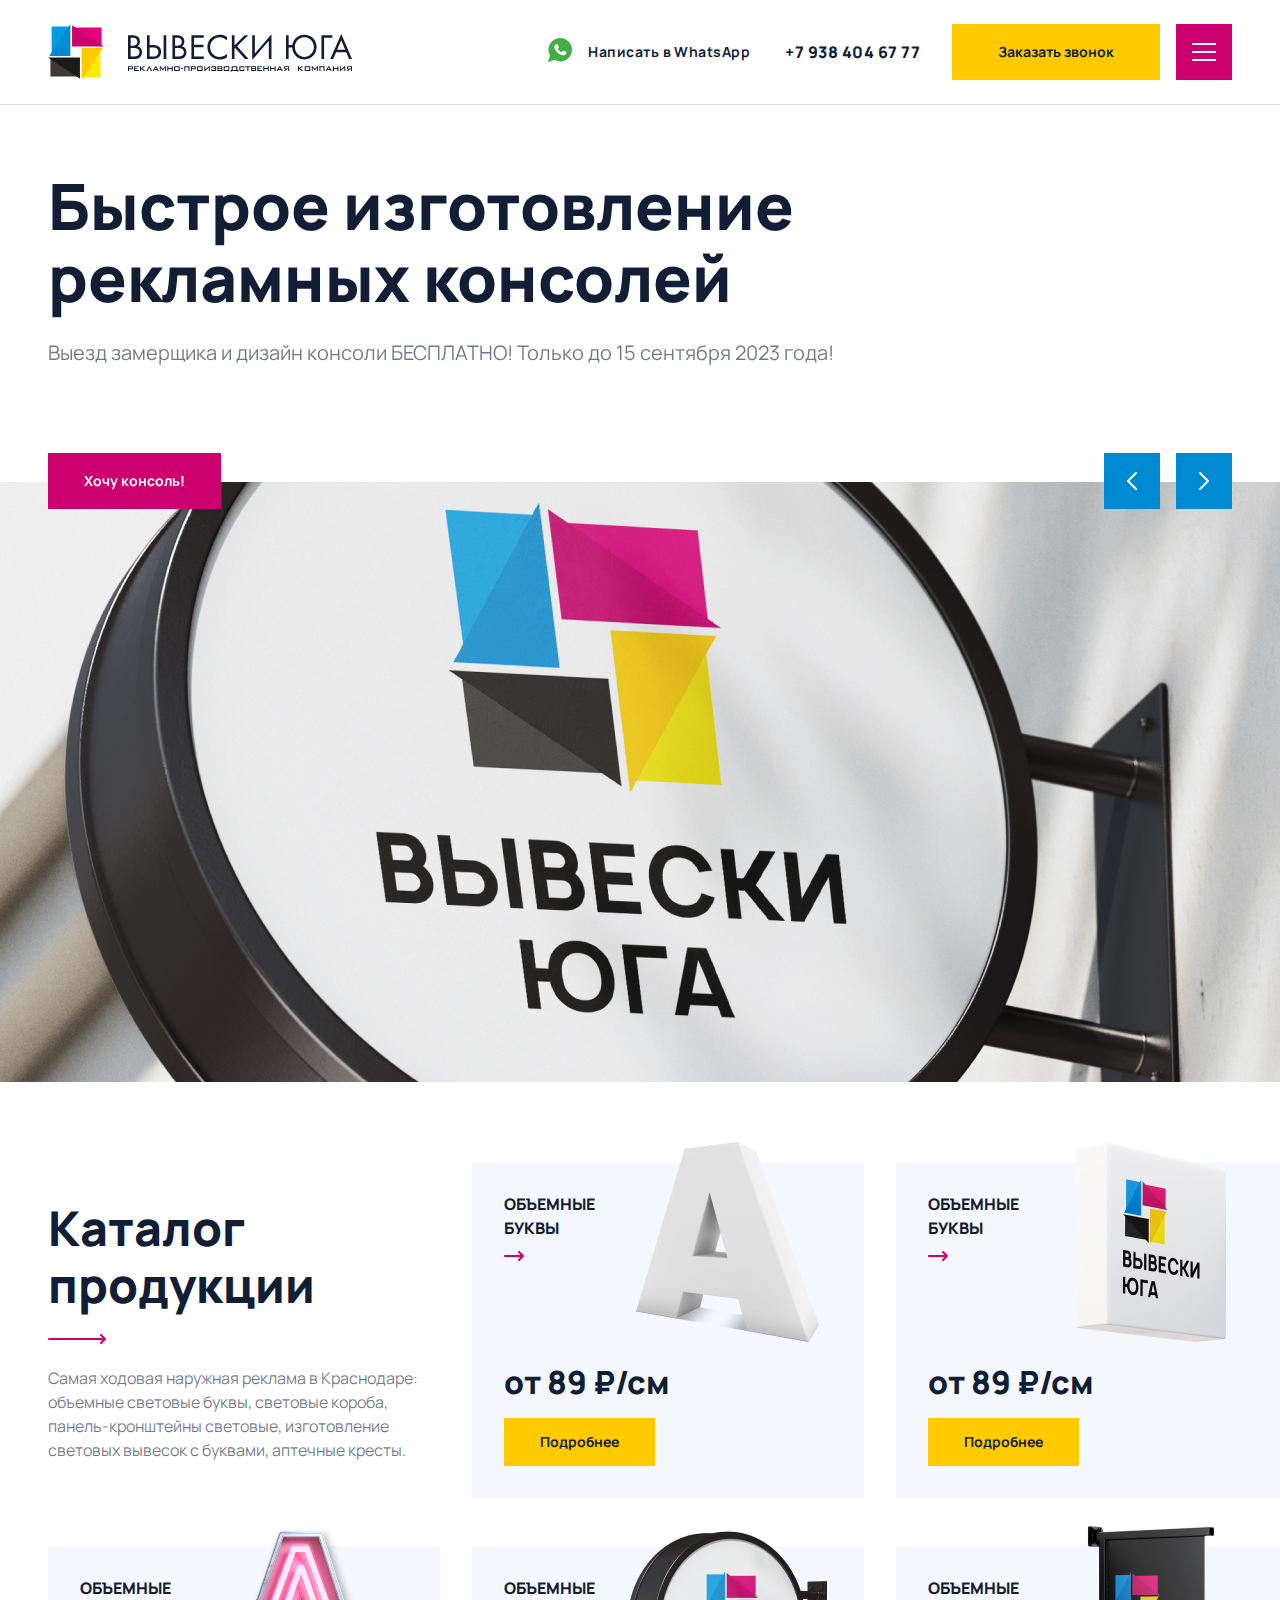
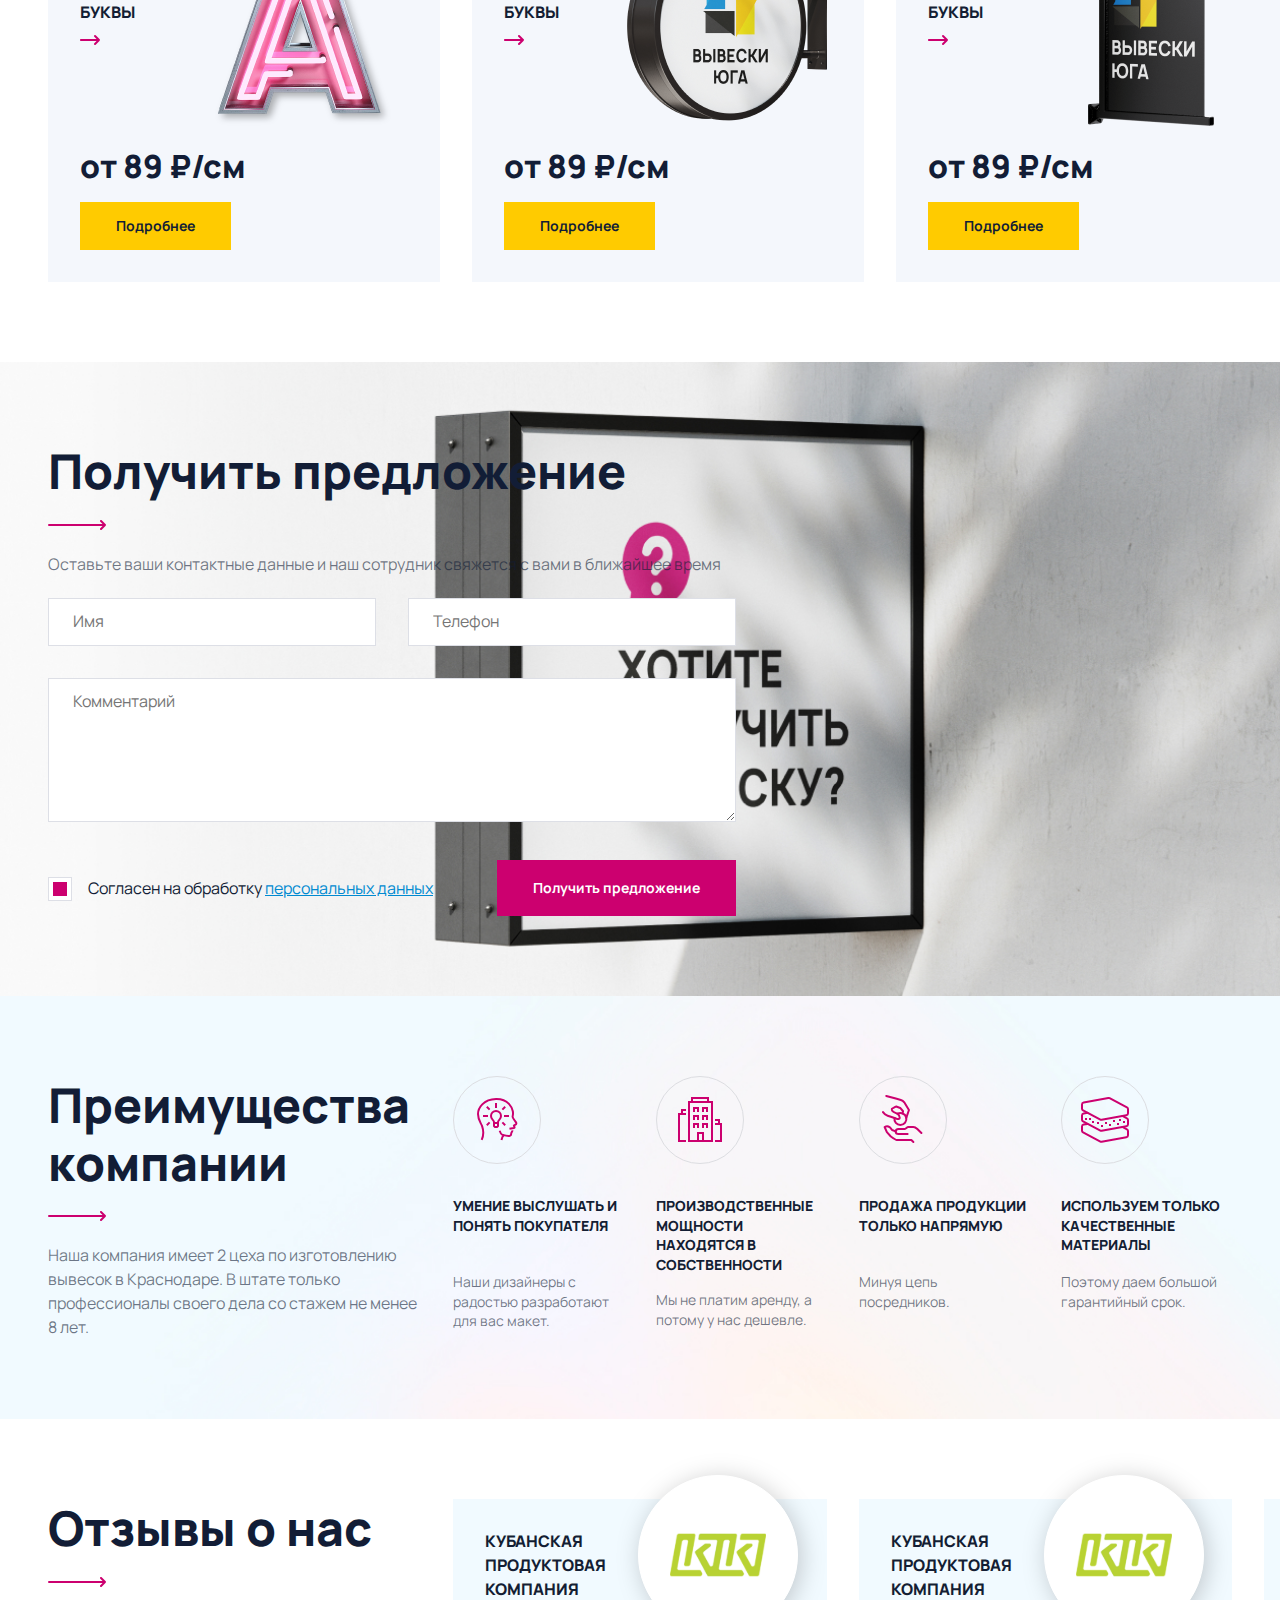
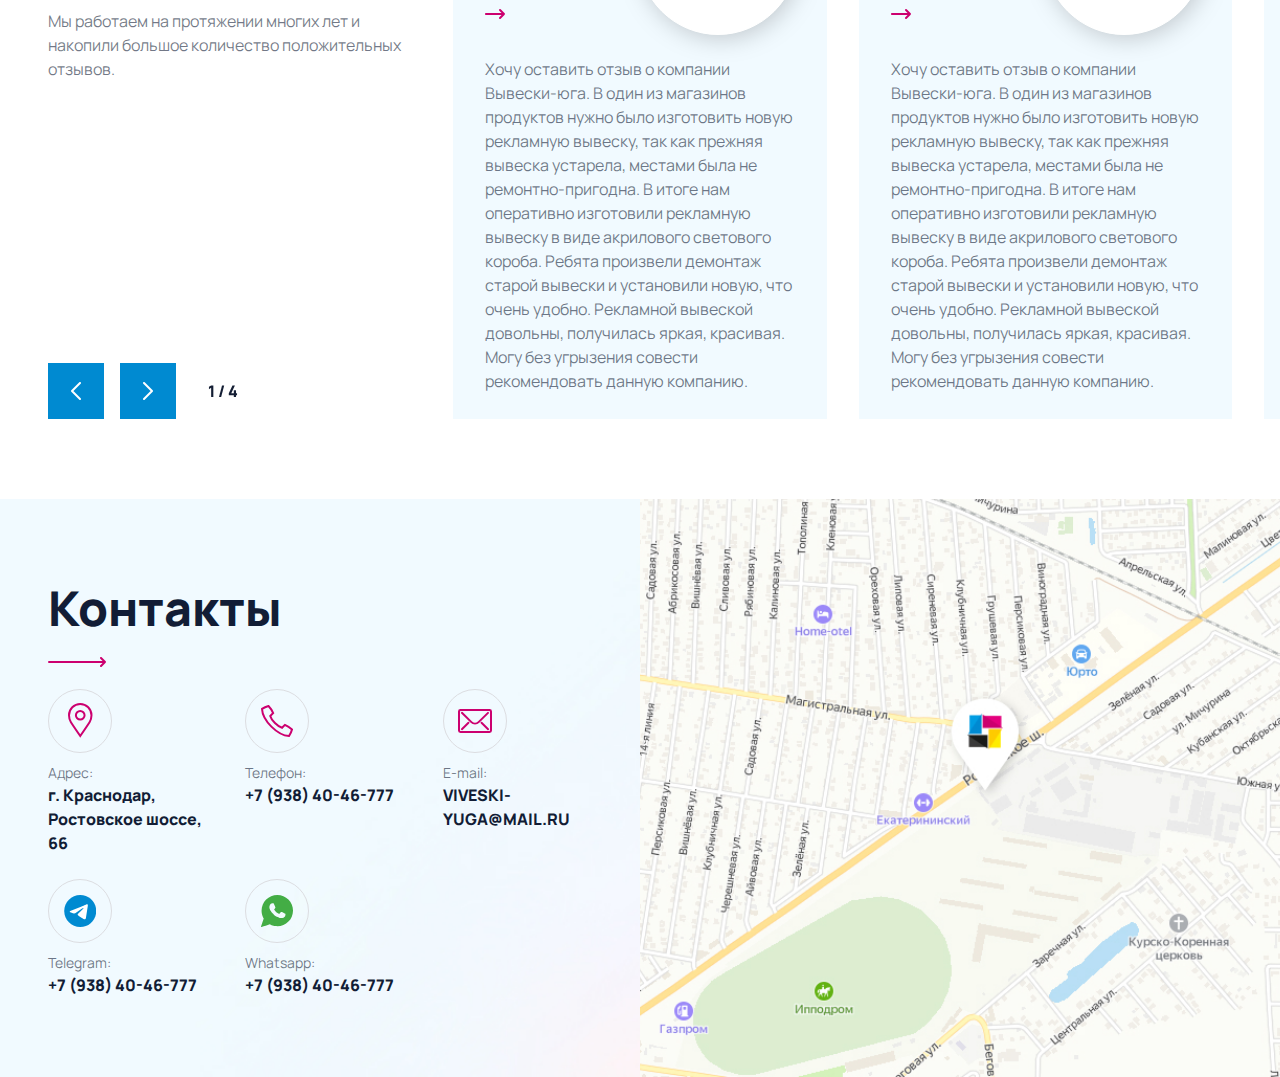
<file: index.html>
<!DOCTYPE html>
<html lang="ru">

<head>
  <meta charset="UTF-8">
  <meta name="viewport" content="width=device-width, initial-scale=1.0">
  <title>Главная</title>
  <meta name="description" content="Описание главной страницы для поисковиков">

  <link rel="shortcut icon" href="/favicon.ico" type="image/x-icon">
  <link rel="icon" href="./favicon.ico" type="image/x-icon">

  <link rel="preconnect" href="https://fonts.googleapis.com">
  <link rel="preconnect" href="https://fonts.gstatic.com" crossorigin>
  <link href="https://fonts.googleapis.com/css2?family=Manrope:wght@400;600;700;800&display=swap" rel="stylesheet">

  <link rel="stylesheet" href="./libs/normalize.css?v=22">
  <link rel="stylesheet" href="./libs/swiper-bundle.min.css?v=22">
  <link rel="stylesheet" href="./css/main.css?v=22">
</head>

<body>

  <header class="header">
    <div class="header__top">
      <div class="wrapper">
        <div class="header__flex">

          <div class="header__logotype">
            <a href="./index.html">
              <img src="img/logotype/logo.svg" alt="">
            </a>
          </div>

          <div class="header__top-contacts top-contacts">
            <a href="https://wa.me/79384046777" class="top-contacts__link top-contacts__link--whatsapp">
              <span class="top-contacts__icon">
                <svg xmlns="http://www.w3.org/2000/svg" viewBox="0 0 40 40" fill="none">
                  <path fill="#43AD45"
                    d="M38.456 11.916a19.646 19.646 0 0 0-4.213-6.198 19.752 19.752 0 0 0-6.247-4.185A19.694 19.694 0 0 0 20.356 0c-2.709 0-5.291.547-7.64 1.533A19.751 19.751 0 0 0 6.47 5.718a19.535 19.535 0 0 0-4.213 6.198A19.273 19.273 0 0 0 .71 19.498a19.312 19.312 0 0 0 .687 5.118 19.126 19.126 0 0 0 2.007 4.744l-.842 2.489-.845 2.487-.842 2.488-.845 2.49a.492.492 0 0 0-.016.282.476.476 0 0 0 .136.249.454.454 0 0 0 .08.066c.03.02.06.038.092.049a.512.512 0 0 0 .2.04c.013 0 .026 0 .04-.002a.237.237 0 0 0 .04-.005l.04-.006c.013-.005.026-.007.04-.011l2.593-.825 2.593-.824 2.596-.825 2.593-.824a19.775 19.775 0 0 0 6.876 2.169c.802.097 1.613.146 2.424.146a19.653 19.653 0 0 0 13.887-5.715 19.584 19.584 0 0 0 4.213-6.198 19.296 19.296 0 0 0 1.545-7.582c0-2.687-.552-5.25-1.545-7.582Zm-7.873 12.77c-.022.238-.06.5-.122.765-.058.267-.14.54-.234.805-.122.34-.346.664-.63.96a5.382 5.382 0 0 1-.988.793 6.56 6.56 0 0 1-1.08.555c-.346.138-.664.225-.906.245l-.036.002-.035.005-.038.004-.038.002c-.055.007-.113.011-.173.018-.06.004-.127.011-.191.016a5.684 5.684 0 0 1-.436.015 6.18 6.18 0 0 1-.695-.04 8.858 8.858 0 0 1-.994-.167 15.496 15.496 0 0 1-1.38-.38 27.576 27.576 0 0 1-1.853-.673 13.752 13.752 0 0 1-2.185-1.122 17.174 17.174 0 0 1-2.12-1.585 21.207 21.207 0 0 1-2.004-1.995 24.743 24.743 0 0 1-1.838-2.371c-.01-.014-.02-.03-.029-.038l-.022-.036c-.009-.01-.013-.02-.018-.026a12.018 12.018 0 0 1-.587-.845 11.107 11.107 0 0 1-.664-1.202 8.78 8.78 0 0 1-.55-1.469 6.212 6.212 0 0 1-.232-1.626c0-.618.076-1.17.196-1.656.12-.487.29-.907.482-1.264a4.34 4.34 0 0 1 .618-.885c.208-.231.415-.404.588-.513a2.81 2.81 0 0 1 .618-.271 9.509 9.509 0 0 1 1.405-.309 4.687 4.687 0 0 1 .524-.051c.029 0 .045-.003.053-.003h.049c.145 0 .278.023.405.065.124.047.24.113.349.204a1.7 1.7 0 0 1 .3.343c.093.137.177.304.255.49.034.078.136.325.27.647.135.325.301.731.468 1.131l.458 1.096c.129.304.218.516.235.549.02.042.054.104.085.184a1.4 1.4 0 0 1 .089.665c-.018.135-.058.28-.134.433l-.017.031-.016.034-.016.033-.017.031c-.031.064-.06.127-.091.184a2.118 2.118 0 0 1-.103.183 2.571 2.571 0 0 1-.12.186 2.946 2.946 0 0 1-.157.2l-.058.067c-.022.024-.042.049-.062.073l-.058.07-.06.07c-.042.05-.082.1-.125.15l-.126.148c-.043.049-.083.096-.125.14a5.112 5.112 0 0 1-.122.127c-.013.013-.029.03-.047.046a28.717 28.717 0 0 1-.1.114.13.13 0 0 0-.022.042v.007l.005.022a.113.113 0 0 0 .015.035.385.385 0 0 0 .027.052c.082.14.29.444.606.85.318.407.743.907 1.256 1.436.513.527 1.116 1.08 1.782 1.587a10.7 10.7 0 0 0 2.331 1.367c.063.026.136.053.2.082.067.026.131.049.178.069.047.017.082.03.087.03a.06.06 0 0 0 .026-.008c.01-.005.018-.013.032-.022a.393.393 0 0 1 .03-.03l.027-.03c.07-.078.176-.2.3-.347.127-.144.274-.318.418-.493.147-.174.293-.354.42-.516.127-.162.236-.309.309-.415a1.51 1.51 0 0 1 .209-.254 1.109 1.109 0 0 1 .491-.293 1.07 1.07 0 0 1 .462-.025c.056.01.116.02.171.036.056.013.111.031.167.047l.16.053c.131.047.411.171.758.333a158.864 158.864 0 0 1 2.244 1.078l.51.247a9.7 9.7 0 0 1 .27.135c.082.045.162.087.234.136a.992.992 0 0 1 .351.347c.064.106.106.257.126.444.025.189.025.409.005.647Z" />
                </svg>
              </span>
              <span class="top-contacts__text">Написать в WhatsApp</span>
            </a>
            <a href="tel:+79384046777" class="top-contacts__link">
              <span class="top-contacts__text">+7 938 404 67 77</span>
            </a>
          </div>

          <div class="header__button">
            <a href="#ancor-get-offer" class="button">
              <span class="button__text">Заказать звонок</span>
            </a>
          </div>

          <div class="header__nav-button">
            <button class="button button-menu" type="button" aria-label="Показать меню">
              <span class="button-menu__toggle"></span>
            </button>
          </div>
        </div>
      </div>
    </div>
    <div class="header__bottom">
      <div class="wrapper">
        <div class="header__bottom-grid">
          <nav class="header__navigation navigation">
            <ul class="navigation__list">
              <li class="navigation__item">
                <a class="navigation__link active" href="./index.html">
                  <span class="navigation__text">Главная</span>
                  <span class="navigation__icon">
                    <svg width="20" height="10" viewBox="0 0 20 10" fill="none" xmlns="http://www.w3.org/2000/svg">
                      <path d="M15 1L19 5M19 5L15 9M19 5L3 5" stroke="#CC006F" stroke-width="2" stroke-linecap="round"
                        stroke-linejoin="round" />
                      <path class="navigation__icon-line"
                        d="M1 4C0.447715 4 0 4.44772 0 5C0 5.55228 0.447715 6 1 6V4ZM1 6H18V4H1V6Z" fill="#CC006F" />
                    </svg>
                  </span>
                </a>
              </li>
              <li class="navigation__item">
                <a class="navigation__link" href="#">
                  <span class="navigation__text">Объемные буквы</span>
                  <span class="navigation__icon">
                    <svg width="20" height="10" viewBox="0 0 20 10" fill="none" xmlns="http://www.w3.org/2000/svg">
                      <path d="M15 1L19 5M19 5L15 9M19 5L3 5" stroke="#CC006F" stroke-width="2" stroke-linecap="round"
                        stroke-linejoin="round" />
                      <path class="navigation__icon-line"
                        d="M1 4C0.447715 4 0 4.44772 0 5C0 5.55228 0.447715 6 1 6V4ZM1 6H18V4H1V6Z" fill="#CC006F" />
                    </svg>
                  </span>
                </a>
              </li>
              <li class="navigation__item">
                <a class="navigation__link" href="./category.html">
                  <span class="navigation__text">Световые короба</span>
                  <span class="navigation__icon">
                    <svg width="20" height="10" viewBox="0 0 20 10" fill="none" xmlns="http://www.w3.org/2000/svg">
                      <path d="M15 1L19 5M19 5L15 9M19 5L3 5" stroke="#CC006F" stroke-width="2" stroke-linecap="round"
                        stroke-linejoin="round" />
                      <path class="navigation__icon-line"
                        d="M1 4C0.447715 4 0 4.44772 0 5C0 5.55228 0.447715 6 1 6V4ZM1 6H18V4H1V6Z" fill="#CC006F" />
                    </svg>
                  </span>
                </a>
              </li>
              <li class="navigation__item">
                <a class="navigation__link" href="#">
                  <span class="navigation__text">Неоновые вывески</span>
                  <span class="navigation__icon">
                    <svg width="20" height="10" viewBox="0 0 20 10" fill="none" xmlns="http://www.w3.org/2000/svg">
                      <path d="M15 1L19 5M19 5L15 9M19 5L3 5" stroke="#CC006F" stroke-width="2" stroke-linecap="round"
                        stroke-linejoin="round" />
                      <path class="navigation__icon-line"
                        d="M1 4C0.447715 4 0 4.44772 0 5C0 5.55228 0.447715 6 1 6V4ZM1 6H18V4H1V6Z" fill="#CC006F" />
                    </svg>
                  </span>
                </a>
              </li>
              <li class="navigation__item">
                <a class="navigation__link" href="#">
                  <span class="navigation__text">Рекламные консоли</span>
                  <span class="navigation__icon">
                    <svg width="20" height="10" viewBox="0 0 20 10" fill="none" xmlns="http://www.w3.org/2000/svg">
                      <path d="M15 1L19 5M19 5L15 9M19 5L3 5" stroke="#CC006F" stroke-width="2" stroke-linecap="round"
                        stroke-linejoin="round" />
                      <path class="navigation__icon-line"
                        d="M1 4C0.447715 4 0 4.44772 0 5C0 5.55228 0.447715 6 1 6V4ZM1 6H18V4H1V6Z" fill="#CC006F" />
                    </svg>
                  </span>
                </a>
              </li>
              <li class="navigation__item">
                <a class="navigation__link" href="#">
                  <span class="navigation__text">Несветовые вывески</span>
                  <span class="navigation__icon">
                    <svg width="20" height="10" viewBox="0 0 20 10" fill="none" xmlns="http://www.w3.org/2000/svg">
                      <path d="M15 1L19 5M19 5L15 9M19 5L3 5" stroke="#CC006F" stroke-width="2" stroke-linecap="round"
                        stroke-linejoin="round" />
                      <path class="navigation__icon-line"
                        d="M1 4C0.447715 4 0 4.44772 0 5C0 5.55228 0.447715 6 1 6V4ZM1 6H18V4H1V6Z" fill="#CC006F" />
                    </svg>
                  </span>
                </a>
              </li>
            </ul>
          </nav>
          <div class="header__contacts contacts">
            <ul class="contacts__list">
              <li class="contacts__item">
                <div class="contacts__icon">
                  <svg xmlns="http://www.w3.org/2000/svg" width="25" height="35" fill="none">
                    <path stroke="#CC006F" stroke-miterlimit="10" stroke-width="2"
                      d="M12.225 7.919h.014a4.323 4.323 0 0 1 4.329 4.318 4.323 4.323 0 0 1-4.316 4.33h-.038a4.323 4.323 0 0 1-4.317-4.33 4.323 4.323 0 0 1 4.328-4.318Z" />
                    <path stroke="#CC006F" stroke-miterlimit="10" stroke-width="2"
                      d="M12.243 1c6.21 0 11.243 5.034 11.243 11.243.004 2.687-.395 4.548-1.921 6.99C20.039 21.673 12.243 33 12.243 33S4.447 21.674 2.922 19.233C1.395 16.791.997 14.93 1 12.243 1 6.033 6.034 1 12.243 1Z" />
                  </svg>

                </div>
                <p class="contacts__title">Адрес:</p>
                <p class="contacts__text">г. Краснодар, Ростовское шоссе, 66</p>
              </li>
              <li class="contacts__item">

                <div class="contacts__icon">
                  <svg xmlns="http://www.w3.org/2000/svg" width="34" height="34" fill="none">
                    <path stroke="#CC006F" stroke-miterlimit="10" stroke-width="2"
                      d="M11.412 22.588c7.647 7.648 14.951 9.265 17.646 9.412 1.724-2.524 2.451-4.608 2.942-6.47-1.863-1.814-4.574-3.665-7.059-4.706L22 23.764c-1.005-.268-3.763-1.409-7.059-4.705-3.296-3.297-4.437-6.054-4.706-7.059l2.941-2.941C12.135 6.574 10.284 3.863 8.47 2 6.607 2.49 4.524 3.218 2 4.942c.147 2.695 1.765 9.999 9.412 17.646Z" />
                  </svg>
                </div>
                <p class="contacts__title">Телефон:</p>
                <a class="contacts__text" href="tel:+79384046777" target="_blank">+7 (938) 40-46-777 </a>
              </li>
              <li class="contacts__item">
                <div class="contacts__icon">
                  <svg xmlns="http://www.w3.org/2000/svg" width="34" height="24" fill="none">
                    <path stroke="#CC006F" stroke-miterlimit="10" stroke-width="2"
                      d="M33 21.58c0 .784-.652 1.42-1.454 1.42H2.454C1.652 23 1 22.364 1 21.58V2.42C1 1.635 1.652 1 2.455 1h29.09C32.349 1 33 1.636 33 2.42v19.16Z" />
                    <path stroke="#CC006F" stroke-linecap="round" stroke-miterlimit="10" stroke-width="2"
                      d="M30 3.839 20.6 13.1c-1.988 1.94-5.212 1.94-7.2 0L3.91 3.84M3.91 20.161l6.545-6.387M30.09 20.161l-6.545-6.387" />
                  </svg>
                </div>
                <p class="contacts__title">E-mail:</p>
                <a class="contacts__text" href="mailto:viveski-yuga@mail.ru" target="_blank">VIVESKI-YUGA@MAIL.RU </a>
              </li>
              <li class="contacts__item">
                <div class="contacts__icon contacts__icon--telegram">
                  <svg width="32" height="32" viewBox="0 0 32 32" fill="none" xmlns="http://www.w3.org/2000/svg">
                    <g clip-path="url(#clip0_241_3936)">
                      <path
                        d="M16.2151 32C25.0524 32 32.2151 24.8373 32.2151 16C32.2151 7.16267 25.0524 0 16.2151 0C7.37775 0 0.215088 7.16267 0.215088 16C0.215088 24.8373 7.37775 32 16.2151 32Z"
                        fill="#008AD1" />
                      <path
                        d="M6.87281 15.8615L17.6497 11.4223C18.7128 10.9601 22.3199 9.47923 22.3199 9.47923C22.3199 9.47923 23.9857 8.83212 23.8453 10.4055C23.799 11.0526 23.431 13.3192 23.0595 15.7708L21.9039 23.0312C21.9039 23.0312 21.8115 24.0943 21.0257 24.2792C20.2399 24.4641 18.9439 23.6321 18.7128 23.4455C18.5279 23.3068 15.2461 21.2268 14.0426 20.2099C13.7172 19.9326 13.3492 19.3761 14.0888 18.729C15.7546 17.2037 17.7421 15.3068 18.9421 14.105C19.4986 13.5486 20.0515 12.2543 17.7404 13.8277L11.2212 18.2223C11.2212 18.2223 10.4817 18.6846 9.09325 18.2668C7.70658 17.8526 6.08881 17.2961 6.08881 17.2961C6.08881 17.2961 4.97769 16.601 6.87281 15.8615Z"
                        fill="white" />
                    </g>
                    <defs>
                      <clipPath id="clip0_241_3936">
                        <rect width="32" height="32" fill="white" />
                      </clipPath>
                    </defs>
                  </svg>

                </div>
                <p class="contacts__title">Telegram:</p>
                <a class="contacts__text" href="#" target="_blank">+7 (938) 40-46-777</a>
              </li>
              <li class="contacts__item">
                <div class="contacts__icon contacts__icon--whatsapp">
                  <svg width="32" height="32" viewBox="0 0 32 32" fill="none" xmlns="http://www.w3.org/2000/svg">
                    <g clip-path="url(#clip0_241_3941)">
                      <path
                        d="M30.7646 9.53244C29.9664 7.66756 28.8144 5.98578 27.394 4.57422C25.97 3.16089 24.2758 2.01778 22.3966 1.22667C20.5158 0.437333 18.4518 0 16.2846 0C14.1175 0 12.0518 0.437333 10.1726 1.22667C8.29353 2.01778 6.59931 3.16089 5.17531 4.57422C3.75309 5.98578 2.59931 7.66756 1.80464 9.53244C1.0082 11.3991 0.567311 13.4489 0.567311 15.5982C0.567311 16.2951 0.613534 16.9849 0.705978 17.6693C0.798423 18.3538 0.935311 19.0293 1.11664 19.6924C1.29798 20.3556 1.52376 21.0062 1.79042 21.6409C2.05709 22.2756 2.36998 22.8924 2.72198 23.488L2.0482 25.4791L1.37264 27.4684L0.698867 29.4596L0.0233114 31.4507C0.00908919 31.488 0.00197808 31.5253 0.000200304 31.5644C-0.00157747 31.6018 0.00197808 31.6409 0.010867 31.6764C0.0197559 31.712 0.0322003 31.7493 0.0499781 31.7831C0.0677559 31.8169 0.090867 31.8471 0.119311 31.8756C0.138867 31.8969 0.1602 31.9129 0.183311 31.9289C0.206423 31.9449 0.231311 31.9591 0.2562 31.968C0.281089 31.9769 0.307756 31.9858 0.334422 31.9911C0.361089 31.9964 0.387756 32 0.4162 32C0.426867 32 0.437534 32 0.4482 31.9982C0.458867 31.9982 0.469534 31.9964 0.4802 31.9947C0.490867 31.9929 0.501534 31.9911 0.5122 31.9893C0.522867 31.9858 0.533534 31.984 0.5442 31.9804L2.61887 31.3209L4.69353 30.6613L6.76998 30.0018L8.84464 29.3422C9.41353 29.6462 9.99842 29.9129 10.6011 30.144C11.202 30.3751 11.8171 30.5689 12.4429 30.7253C13.0686 30.88 13.7033 30.9973 14.3451 31.0773C14.9869 31.1556 15.6358 31.1947 16.2846 31.1947C18.4518 31.1947 20.5158 30.7591 22.3966 29.968C24.2758 29.1787 25.97 28.0338 27.394 26.6222C28.8162 25.2107 29.9664 23.5307 30.7646 21.664C31.5593 19.7991 32.0002 17.7493 32.0002 15.5982C32.0002 13.4489 31.5593 11.3991 30.7646 9.53244ZM24.466 19.7493C24.4482 19.9396 24.418 20.1493 24.3682 20.3609C24.322 20.5742 24.2562 20.7929 24.1815 21.0044C24.0838 21.2764 23.9042 21.536 23.6766 21.7724C23.4491 22.0107 23.1735 22.224 22.8873 22.4071C22.5993 22.5902 22.3006 22.7413 22.0233 22.8516C21.746 22.9618 21.4918 23.0311 21.298 23.0471L21.2695 23.0489L21.2411 23.0524L21.2109 23.056L21.1806 23.0578C21.1362 23.0631 21.09 23.0667 21.042 23.072C20.994 23.0756 20.9406 23.0809 20.8891 23.0844C20.8375 23.088 20.7806 23.0916 20.722 23.0933C20.6651 23.0951 20.6046 23.0969 20.5406 23.0969C20.3895 23.0969 20.2064 23.0898 19.9842 23.0649C19.7638 23.0418 19.5024 23.0009 19.1895 22.9316C18.8766 22.8622 18.5122 22.7644 18.0855 22.6276C17.6571 22.4907 17.1664 22.3147 16.6029 22.0889C16.0162 21.8542 15.4313 21.552 14.8553 21.1911C14.2793 20.8284 13.7104 20.4036 13.1593 19.9236C12.6064 19.4436 12.0695 18.9102 11.5558 18.3271C11.042 17.7422 10.5495 17.1093 10.0855 16.4302C10.0766 16.4196 10.0695 16.4071 10.0624 16.4C10.0553 16.3893 10.05 16.3804 10.0446 16.3716C10.0375 16.3627 10.034 16.3556 10.0304 16.3502C10.0251 16.3431 10.0215 16.3378 10.018 16.3342C9.89709 16.1742 9.73531 15.9502 9.56109 15.6747C9.38687 15.4009 9.2002 15.0738 9.02953 14.7129C8.85709 14.352 8.70242 13.9556 8.58864 13.5378C8.47487 13.12 8.40376 12.6809 8.40376 12.2364C8.40376 11.7422 8.4642 11.3013 8.5602 10.912C8.6562 10.5227 8.79309 10.1867 8.94598 9.90044C9.10064 9.61244 9.27131 9.37778 9.4402 9.19289C9.60731 9.008 9.77264 8.86933 9.91131 8.78222C10.0429 8.69867 10.2153 8.62755 10.4055 8.56533C10.594 8.50489 10.8002 8.45333 10.9958 8.41244C11.1913 8.37156 11.378 8.33956 11.5291 8.31822C11.6802 8.29689 11.7958 8.28444 11.8509 8.28267C11.8953 8.28089 11.9273 8.27911 11.9486 8.27733C11.9718 8.27733 11.9842 8.27556 11.9913 8.27556C11.9984 8.27556 12.0038 8.27556 12.0091 8.27556C12.0126 8.27556 12.018 8.27556 12.0304 8.27556C12.146 8.27556 12.2526 8.29333 12.354 8.32711C12.4535 8.36444 12.546 8.41778 12.6331 8.49067C12.7184 8.56356 12.7984 8.65422 12.8731 8.76444C12.9478 8.87467 13.0153 9.008 13.0775 9.15733C13.1042 9.21956 13.186 9.41689 13.2926 9.67467C13.4011 9.93422 13.5344 10.2596 13.6678 10.5796C13.8011 10.8996 13.9326 11.2142 14.034 11.456C14.1371 11.6996 14.2082 11.8684 14.2224 11.8951C14.2384 11.9289 14.2651 11.9787 14.29 12.0427C14.3149 12.1067 14.3398 12.1849 14.354 12.2756C14.37 12.3662 14.3753 12.464 14.3611 12.5742C14.3469 12.6827 14.3149 12.7982 14.2544 12.9209L14.2402 12.9458L14.2278 12.9724L14.2153 12.9991L14.2011 13.024C14.1762 13.0756 14.1531 13.1253 14.1282 13.1716C14.1033 13.2213 14.0766 13.2693 14.0464 13.3173C14.018 13.3671 13.986 13.4151 13.9504 13.4667C13.9131 13.5164 13.8722 13.5716 13.8242 13.6267C13.8082 13.6444 13.7922 13.664 13.778 13.68C13.7602 13.6996 13.7442 13.7191 13.7282 13.7387C13.7122 13.7564 13.6962 13.776 13.682 13.7938C13.6678 13.8116 13.65 13.8311 13.634 13.8507C13.6002 13.8898 13.5682 13.9307 13.5344 13.9698C13.5006 14.0089 13.4669 14.0498 13.4331 14.0889C13.3993 14.128 13.3673 14.1653 13.3335 14.2009C13.2998 14.2364 13.2678 14.2702 13.2358 14.3022C13.2251 14.3129 13.2126 14.3271 13.1984 14.3396C13.1842 14.3556 13.17 14.3716 13.1558 14.3876C13.1415 14.4018 13.1291 14.416 13.1184 14.4302C13.1095 14.4427 13.1024 14.4551 13.1006 14.464C13.1006 14.464 13.1006 14.4658 13.1006 14.4693C13.1006 14.4729 13.1024 14.4782 13.1042 14.4871C13.106 14.4942 13.1095 14.5049 13.1166 14.5156C13.122 14.528 13.1291 14.5422 13.138 14.5564C13.2038 14.6684 13.3709 14.912 13.6233 15.2373C13.8775 15.5627 14.2171 15.9627 14.6278 16.3858C15.0384 16.8071 15.5202 17.2498 16.0535 17.6551C16.5869 18.0604 17.1753 18.4267 17.8011 18.6987C17.8295 18.7111 17.8704 18.7289 17.9184 18.7484C17.9682 18.7698 18.0269 18.7911 18.0784 18.8142C18.1318 18.8356 18.1833 18.8533 18.2206 18.8693C18.258 18.8836 18.2864 18.8942 18.29 18.8942C18.2971 18.8942 18.3042 18.8907 18.3113 18.8871C18.3184 18.8836 18.3255 18.8764 18.3362 18.8693C18.3433 18.8622 18.3504 18.8551 18.3611 18.8462C18.3682 18.8373 18.3753 18.8302 18.3824 18.8213C18.4375 18.7591 18.5229 18.6613 18.6224 18.544C18.7238 18.4284 18.8411 18.2898 18.9566 18.1493C19.074 18.0107 19.1913 17.8667 19.2926 17.7369C19.394 17.6071 19.4811 17.4898 19.5398 17.4044C19.5913 17.3262 19.6482 17.2587 19.7069 17.2018C19.7655 17.1431 19.8278 17.0933 19.8935 17.056C19.9593 17.0169 20.0269 16.9867 20.0998 16.9671C20.1709 16.9476 20.2473 16.9369 20.3273 16.9369C20.3735 16.9369 20.4215 16.9404 20.4695 16.9476C20.514 16.9547 20.562 16.9636 20.6064 16.976C20.6509 16.9867 20.6953 17.0009 20.7398 17.0133C20.7824 17.0276 20.8269 17.0436 20.8678 17.056C20.9726 17.0933 21.1966 17.1929 21.474 17.3227C21.7513 17.4507 22.0838 17.6089 22.4055 17.7653C22.7273 17.92 23.0366 18.0711 23.2695 18.1849C23.5042 18.2987 23.6624 18.3751 23.6766 18.3822C23.7531 18.4196 23.8242 18.4551 23.8935 18.4907C23.9593 18.5262 24.0233 18.56 24.0802 18.5991C24.1389 18.6364 24.1922 18.6773 24.2402 18.7236C24.2846 18.768 24.3273 18.8196 24.3611 18.8764C24.4126 18.9618 24.4464 19.0827 24.4624 19.232C24.482 19.3831 24.482 19.5591 24.466 19.7493Z"
                        fill="#43AD45" />
                    </g>
                    <defs>
                      <clipPath id="clip0_241_3941">
                        <rect width="32" height="32" fill="white" />
                      </clipPath>
                    </defs>
                  </svg>

                </div>
                <p class="contacts__title">Whatsapp:</p>
                <a class="contacts__text" href="https://wa.me/79384046777" target="_blank">+7 (938) 40-46-777</a>
                </a>
              </li>
            </ul>
          </div>
        </div>

      </div>


    </div>
  </header>
  <main class="main">

    <section class="first-screen">
      <div class="first-screen__slider swiper js-first-slider">

        <div class="swiper-wrapper">
          <!-- слайд  -->
          <div class="first-screen__slider-item swiper-slide">
            <div class="wrapper">
              <div class="first-screen__details">
                <h2 class="first-screen__title">Быстрое изготовление рекламных консолей</h2>
                <p class="first-screen__text">Выезд замерщика и дизайн консоли БЕСПЛАТНО! Только до 15 сентября 2023
                  года!
                </p>
                <a href="#ancor-get-offer" class="button button--pink"><span>Хочу консоль!</span></a>
              </div>
            </div>
            <div class="first-screen__image">
              <picture>
                <source srcset="./img/first-slider/1-375.jpg" media="(max-width: 767px)">
                <img src="./img/first-slider/1.jpg" alt="фото вывески" loading="lazy">
              </picture>
            </div>

          </div>
          <!-- КОНЕЦ слайд -->

          <!-- слайд  -->
          <div class="first-screen__slider-item swiper-slide">
            <div class="wrapper">
              <div class="first-screen__details">
                <h2 class="first-screen__title">Быстрое изготовление рекламных консолей</h2>
                <p class="first-screen__text">Выезд замерщика и дизайн консоли БЕСПЛАТНО! Только до 15 сентября 2023
                  года!
                </p>
                <a href="#" class="button button--pink"><span>Хочу консоль!</span></a>
              </div>
            </div>
            <div class="first-screen__image">
              <img src="./img/first-slider/2.jpg" alt="фото вывески" loading="lazy">
            </div>
          </div>
          <!-- КОНЕЦ слайд -->

        </div>
        <div class="slider-navigation">
          <div class="wrapper">
            <div class="slider-navigation__flex">
              <a href="#" class="button button--blue button--slider-nav swiper-button-prev"><svg
                  xmlns="http://www.w3.org/2000/svg" width="10" height="18" fill="none">
                  <path stroke="#fff" stroke-linecap="round" stroke-linejoin="round" stroke-width="2"
                    d="M9 17 1 9l8-8" />
                </svg></a>
              <a href="#" class="button button--blue button--slider-nav swiper-button-next"><svg
                  xmlns="http://www.w3.org/2000/svg" width="10" height="18" fill="none">
                  <path stroke="#fff" stroke-linecap="round" stroke-linejoin="round" stroke-width="2"
                    d="m1 1 8 8-8 8" />
                </svg></a>
            </div>
          </div>
        </div>
      </div>
    </section>

    <section class="announcement-catalog section">
      <div class="wrapper">
        <div class="announcement-catalog__grid">
          <div class="announcement-catalog__item">
            <div class="title-group">
              <h2 class="title-group__title">Каталог продукции</h2>
              <p class="title-group__text">Самая ходовая наружная реклама в Краснодаре: объемные световые буквы,
                световые короба, панель-кронштейны световые, изготовление световых вывесок с буквами, аптечные кресты.
              </p>
            </div>


          </div>
          <div class="announcement-catalog__item">
            <a class="announcement-catalog__link" href="./category.html">
              <div class="announcement-catalog__group">
                <h3 class="announcement-catalog__name">Объемные буквы</h3>
                <svg class="arrow-icon" width="20" height="10" viewBox="0 0 20 10" fill="none"
                  xmlns="http://www.w3.org/2000/svg">
                  <path d="M15 1L19 5M19 5L15 9M19 5L3 5" stroke="#CC006F" stroke-width="2" stroke-linecap="round"
                    stroke-linejoin="round"></path>
                  <path class="arrow-icon__line"
                    d="M1 4C0.447715 4 0 4.44772 0 5C0 5.55228 0.447715 6 1 6V4ZM1 6H18V4H1V6Z" fill="#CC006F"></path>
                </svg>
              </div>
              <div class="announcement-catalog__image">
                <img src="./img/announcement-catalog/1.png" alt="фото товара" loading="lazy">
              </div>
              <p class="announcement-catalog__price">от 89 ₽/см</p>
              <span class="button">
                <span class="button__text">Подробнее</span>
              </span>
            </a>
          </div>
          <div class="announcement-catalog__item">
            <a class="announcement-catalog__link" href="./category.html">
              <div class="announcement-catalog__group">
                <h3 class="announcement-catalog__name">Объемные буквы</h3>
                <svg class="arrow-icon" width="20" height="10" viewBox="0 0 20 10" fill="none"
                  xmlns="http://www.w3.org/2000/svg">
                  <path d="M15 1L19 5M19 5L15 9M19 5L3 5" stroke="#CC006F" stroke-width="2" stroke-linecap="round"
                    stroke-linejoin="round"></path>
                  <path class="arrow-icon__line"
                    d="M1 4C0.447715 4 0 4.44772 0 5C0 5.55228 0.447715 6 1 6V4ZM1 6H18V4H1V6Z" fill="#CC006F"></path>
                </svg>
              </div>
              <div class="announcement-catalog__image">
                <img src="./img/announcement-catalog/2.png" alt="фото товара" loading="lazy">
              </div>
              <p class="announcement-catalog__price">от 89 ₽/см</p>
              <span class="button">
                <span class="button__text">Подробнее</span>
              </span>
            </a>
          </div>
          <div class="announcement-catalog__item">
            <a class="announcement-catalog__link" href="./category.html">
              <div class="announcement-catalog__group">
                <h3 class="announcement-catalog__name">Объемные буквы</h3>
                <svg class="arrow-icon" width="20" height="10" viewBox="0 0 20 10" fill="none"
                  xmlns="http://www.w3.org/2000/svg">
                  <path d="M15 1L19 5M19 5L15 9M19 5L3 5" stroke="#CC006F" stroke-width="2" stroke-linecap="round"
                    stroke-linejoin="round"></path>
                  <path class="arrow-icon__line"
                    d="M1 4C0.447715 4 0 4.44772 0 5C0 5.55228 0.447715 6 1 6V4ZM1 6H18V4H1V6Z" fill="#CC006F"></path>
                </svg>
              </div>
              <div class="announcement-catalog__image">
                <img src="./img/announcement-catalog/3.png" alt="фото товара" loading="lazy">
              </div>
              <p class="announcement-catalog__price">от 89 ₽/см</p>
              <span class="button">
                <span class="button__text">Подробнее</span>
              </span>
            </a>
          </div>
          <div class="announcement-catalog__item">
            <a class="announcement-catalog__link" href="./category.html">
              <div class="announcement-catalog__group">
                <h3 class="announcement-catalog__name">Объемные буквы</h3>
                <svg class="arrow-icon" width="20" height="10" viewBox="0 0 20 10" fill="none"
                  xmlns="http://www.w3.org/2000/svg">
                  <path d="M15 1L19 5M19 5L15 9M19 5L3 5" stroke="#CC006F" stroke-width="2" stroke-linecap="round"
                    stroke-linejoin="round"></path>
                  <path class="arrow-icon__line"
                    d="M1 4C0.447715 4 0 4.44772 0 5C0 5.55228 0.447715 6 1 6V4ZM1 6H18V4H1V6Z" fill="#CC006F"></path>
                </svg>
              </div>
              <div class="announcement-catalog__image">
                <img src="./img/announcement-catalog/4.png" alt="фото товара" loading="lazy">
              </div>
              <p class="announcement-catalog__price">от 89 ₽/см</p>
              <span class="button">
                <span class="button__text">Подробнее</span>
              </span>
            </a>
          </div>
          <div class="announcement-catalog__item">
            <a class="announcement-catalog__link" href="./category.html">
              <div class="announcement-catalog__group">
                <h3 class="announcement-catalog__name">Объемные буквы</h3>
                <svg class="arrow-icon" width="20" height="10" viewBox="0 0 20 10" fill="none"
                  xmlns="http://www.w3.org/2000/svg">
                  <path d="M15 1L19 5M19 5L15 9M19 5L3 5" stroke="#CC006F" stroke-width="2" stroke-linecap="round"
                    stroke-linejoin="round"></path>
                  <path class="arrow-icon__line"
                    d="M1 4C0.447715 4 0 4.44772 0 5C0 5.55228 0.447715 6 1 6V4ZM1 6H18V4H1V6Z" fill="#CC006F"></path>
                </svg>
              </div>
              <div class="announcement-catalog__image">
                <img src="./img/announcement-catalog/5.png" alt="фото товара" loading="lazy">
              </div>
              <p class="announcement-catalog__price">от 89 ₽/см</p>
              <span class="button">
                <span class="button__text">Подробнее</span>
              </span>
            </a>
          </div>
        </div>
      </div>
    </section>

    <section class="get-offer section" id="ancor-get-offer">
      <div class="wrapper">
        <div class="get-offer__container">
          <div class="title-group">
            <h2 class="title-group__title">Получить предложение</h2>
            <p class="title-group__text">Оставьте ваши контактные данные и наш сотрудник свяжется с вами в ближайшее
              время</p>
          </div>
          <div class="custom-form">
            <div class="custom-form__grid">
              <div class="custom-form__element">
                <input type="text" placeholder="Имя">
              </div>
              <div class="custom-form__element">
                <input type="tel" placeholder="Телефон">
              </div>
              <div class="custom-form__element custom-form__element--big">
                <textarea name="" id="" cols="30" rows="10" placeholder="Комментарий"></textarea>
              </div>
              <div class="custom-form__element custom-form__element--flex">

                <div class="confurm">
                  <input class="visually-hidden" type="checkbox" name="input-checkbox" id="confurm-checkbox" checked
                    required>
                  <label for="confurm-checkbox">Согласен на обработку <a href="#" target="_blank">персональных
                      данных</a></label>
                </div>
                <a href="#" class="button button--pink">
                  <span class="button__text">Получить предложение</span>
                </a>
              </div>
            </div>
          </div>
        </div>

      </div>
    </section>

    <section class="advantages-company section">
      <div class="wrapper">
        <div class="custom-grid">
          <div class="custom-grid__left">
            <div class="title-group">
              <h2 class="title-group__title">Преимущества компании</h2>
              <p class="title-group__text">Наша компания имеет 2 цеха по изготовлению вывесок в Краснодаре. В штате
                только
                профессионалы своего дела со стажем не менее 8 лет.</p>
            </div>
          </div>
          <div class="custom-grid__right">
            <ul class="advantages-company__list">
              <li class="advantages-company__item custom-icon">
                <div class="custom-icon__vector">
                  <svg xmlns="http://www.w3.org/2000/svg" width="41" height="43" fill="none">
                    <path stroke="#CC006F" stroke-miterlimit="10" stroke-width="2"
                      d="m32.48 30.812 4.374-.791a.688.688 0 0 0 .602-1.015c-.336-.631-.622-1.23-.571-1.41.08-.28.536-.36 1.608-.997 1.072-.64.953-1.516.516-2.194-.437-.678-3.338-4.47-3.415-5.623-.05-.748.844-2.633.218-5.595-.625-2.961-4.1-12.45-16.758-12.181C6.397 1.274 1 9.926 1 16.059c0 6.133 3.1 9.118 4.107 12.096 1.33 3.93 2.042 8.48-.438 13.654M24.471 42c.57-2.375 1.65-4.4 2.63-4.808" />
                    <path stroke="#CC006F" stroke-miterlimit="10" stroke-width="2"
                      d="M22.666 32.74c.846 2.38 1.481 3.594 2.288 3.852 1.209.386 5.988 1.945 7.796 1.255 1.808-.69 1.453-2.057 1.479-2.55.065-1.221 1.315-1.37 1.13-3.005" />
                    <path stroke="#CC006F" stroke-linejoin="round" stroke-miterlimit="10" stroke-width="2"
                      d="M17 25v-1c0-.903-.81-1.735-1.437-2.375-.944-.964-1.558-2.156-1.558-3.625A4.998 4.998 0 1 1 24 18c0 1.469-.614 2.66-1.558 3.625C21.815 22.265 21 23.097 21 24v1h-4ZM19 10V5M12.636 11.636 9.808 8.808M11 18H6M12.636 24.364l-2.828 2.828M25.364 24.364l2.828 2.828M27 18h5M25.364 11.636l2.828-2.828M17 25v3l1 1h2l1-1v-3" />
                  </svg>
                </div>
                <h3 class="custom-icon__title">Умение выслушать и понять покупателя</h3>
                <p class="custom-icon__text">Наши дизайнеры с радостью разработают для вас макет.</p>
              </li>
              <li class="advantages-company__item custom-icon">
                <div class="custom-icon__vector">
                  <svg xmlns="http://www.w3.org/2000/svg" width="44" height="45" fill="none">
                    <path stroke="#CC006F" stroke-miterlimit="10" stroke-width="2"
                      d="M14 5V1h16v4M25 36h-5v8h5v-8ZM16 23v-4h4v4M16 31v-4h4v4M25 23v-4h4v4M16 15v-4h4v4M25 15v-4h4v4M25 31v-4h4v4M8 44H1V17h7M4 17v-4h4M37 44h6V27h-6M41 27v-4h-4" />
                    <path stroke="#CC006F" stroke-miterlimit="10" stroke-width="2" d="M34 5H11v39h23V5Z" />
                  </svg>
                </div>
                <h3 class="custom-icon__title">Производственные мощности находятся в собственности </h3>
                <p class="custom-icon__text">Мы не платим аренду, а потому у нас дешевле.</p>
              </li>
              <li class="advantages-company__item custom-icon">
                <div class="custom-icon__vector">
                  <svg xmlns="http://www.w3.org/2000/svg" width="41" height="49" fill="none">
                    <path stroke="#CC006F" stroke-linecap="round" stroke-linejoin="round" stroke-miterlimit="10"
                      stroke-width="2"
                      d="m13.631 36.36-3.509-1.343c-1.573-2.5-3.604-5.313-7.5-3l2.253 5.162 3.955 4.275s5.15 3.563 5.792 3.563h14.716l2.054 2" />
                    <path stroke="#CC006F" stroke-linecap="round" stroke-linejoin="round" stroke-miterlimit="10"
                      stroke-width="2"
                      d="M25.622 39.017h-9c-4 0-4-5 0-5h6c.833 0 2.396-2 3.716-2h5c1.351 0 3.03 1.096 4 2 1.5 1.499 4.069 3.931 4.069 3.931M20.504 18.402c.295-1.364.542-2.156.542-2.156l-2.844-3.304-3.946-1.403-.979.295-3.388 1.913s-.135 1.553.416 2.236c1.458 1.81 4.654 2.138 5.582 3.018 1.092 1.037 1.865 2.753 1.835 3.914-.03 1.161-1.843 1.43-2.889.963-.615-.273-5.868-2.032-9.2-3.188A9.336 9.336 0 0 1 1 17.152" />
                    <path stroke="#CC006F" stroke-linecap="round" stroke-linejoin="round" stroke-miterlimit="10"
                      stroke-width="2"
                      d="M4.268 1s8.415 2.218 14.55 3.916a6.17 6.17 0 0 1 3.418 2.425l4.708 7.679-2.666 7.833" />
                    <path stroke="#CC006F" stroke-linecap="round" stroke-linejoin="round" stroke-miterlimit="10"
                      stroke-width="2" d="M15.527 18.745a6 6 0 1 1 2.866 11.272 6 6 0 0 1-5.92-6.983" />
                  </svg>
                </div>
                <h3 class="custom-icon__title">Продажа продукции только напрямую</h3>
                <p class="custom-icon__text">Минуя цепь посредников.</p>
              </li>
              <li class="advantages-company__item custom-icon">
                <div class="custom-icon__vector">
                  <svg xmlns="http://www.w3.org/2000/svg" width="48" height="46" fill="none">
                    <path stroke="#CC006F" stroke-linecap="round" stroke-linejoin="round" stroke-miterlimit="10"
                      stroke-width="2"
                      d="M27.318 1.033 2.636 5.604A2 2 0 0 0 1 7.571V11.7c0 .742.412 1.424 1.068 1.77l17.318 9.114c.397.209.854.278 1.296.197l24.682-4.571A2 2 0 0 0 47 16.243v-4.129c0-.742-.412-1.424-1.068-1.77L28.614 1.23a2.008 2.008 0 0 0-1.296-.197Z" />
                    <path stroke="#CC006F" stroke-linecap="round" stroke-linejoin="round" stroke-miterlimit="10"
                      stroke-width="2"
                      d="m6.577 15.874-3.941.73A2 2 0 0 0 1 18.571V22.7c0 .742.412 1.424 1.068 1.77l17.318 9.114c.397.209.854.278 1.296.197l24.682-4.571A2 2 0 0 0 47 27.243v-4.129c0-.742-.412-1.424-1.068-1.77l-4.504-2.37" />
                    <path stroke="#CC006F" stroke-linecap="round" stroke-linejoin="round" stroke-miterlimit="10"
                      stroke-width="2"
                      d="m6.416 26.904-3.78.7A2 2 0 0 0 1 29.571v4.13c0 .741.412 1.423 1.068 1.77l17.318 9.113c.397.21.854.278 1.296.197l24.682-4.57A2 2 0 0 0 47 38.242v-4.129c0-.742-.412-1.424-1.068-1.77l-4.55-2.395" />
                    <path stroke="#CC006F" stroke-linejoin="round" stroke-miterlimit="10" stroke-width="2"
                      d="M4 21.907h2M8 21.907h2M11 24.907h2M16 25.907h2M20 28.907h2M24 25.907h2M28 27.907h2M32 23.907h2M36 26.907h2M38 22.907h2M42 24.907h2" />
                  </svg>
                </div>
                <h3 class="custom-icon__title">Используем только качественные материалы</h3>
                <p class="custom-icon__text">Поэтому даем большой гарантийный срок.</p>
              </li>
            </ul>
          </div>


        </div>
      </div>
    </section>

    <section class="reviews section">
      <div class="wrapper">
        <div class="custom-grid">

          <div class="custom-grid__left">
            <div class="title-group">
              <h2 class="title-group__title">Отзывы о нас</h2>
              <p class="title-group__text">Мы работаем на протяжении многих лет и накопили большое количество
                положительных отзывов.</p>
            </div>
            <div class="reviews__navigation">
              <div class="swiper__navigation">
                <a href="#" class="button button--blue button--slider-nav swiper-button-prev"><svg
                    xmlns="http://www.w3.org/2000/svg" width="10" height="18" fill="none">
                    <path stroke="#fff" stroke-linecap="round" stroke-linejoin="round" stroke-width="2"
                      d="M9 17 1 9l8-8" />
                  </svg></a>
                <a href="#" class="button button--blue button--slider-nav swiper-button-next"><svg
                    xmlns="http://www.w3.org/2000/svg" width="10" height="18" fill="none">
                    <path stroke="#fff" stroke-linecap="round" stroke-linejoin="round" stroke-width="2"
                      d="m1 1 8 8-8 8" />
                  </svg></a>
              </div>

              <div class="swiper-pagination swiper__pagination"></div>
            </div>
          </div>

          <div class="reviews__slider custom-grid__right">

            <div class="swiper js-reviews-slider">
              <div class="swiper-wrapper">

                <div class="reviews__item swiper-slide">
                  <div class="reviews__container">
                    <h3 class="reviews__name">Кубанская продуктовая компания</h3>
                    <svg class="arrow-icon" width="20" height="10" viewBox="0 0 20 10" fill="none"
                      xmlns="http://www.w3.org/2000/svg">
                      <path d="M15 1L19 5M19 5L15 9M19 5L3 5" stroke="#CC006F" stroke-width="2" stroke-linecap="round"
                        stroke-linejoin="round"></path>
                      <path class="arrow-icon__line"
                        d="M1 4C0.447715 4 0 4.44772 0 5C0 5.55228 0.447715 6 1 6V4ZM1 6H18V4H1V6Z" fill="#CC006F">
                      </path>
                    </svg>
                  </div>

                  <div class="custom-icon__vector">
                    <img src="./img/partners/1.svg" alt="Логотип" loading="lazy">
                  </div>
                  <p class="reviews__text">Хочу оставить отзыв о компании Вывески-юга. В один из магазинов продуктов
                    нужно было изготовить новую рекламную вывеску, так как прежняя вывеска устарела, местами была не
                    ремонтно-пригодна. В итоге нам оперативно изготовили рекламную вывеску в виде акрилового светового
                    короба. Ребята произвели демонтаж старой вывески и установили новую, что очень удобно. Рекламной
                    вывеской довольны, получилась яркая, красивая. Могу без угрызения совести рекомендовать данную
                    компанию.</p>
                </div>
                <div class="reviews__item swiper-slide">
                  <div class="reviews__container">
                    <h3 class="reviews__name">Кубанская продуктовая компания</h3>
                    <svg class="arrow-icon" width="20" height="10" viewBox="0 0 20 10" fill="none"
                      xmlns="http://www.w3.org/2000/svg">
                      <path d="M15 1L19 5M19 5L15 9M19 5L3 5" stroke="#CC006F" stroke-width="2" stroke-linecap="round"
                        stroke-linejoin="round"></path>
                      <path class="arrow-icon__line"
                        d="M1 4C0.447715 4 0 4.44772 0 5C0 5.55228 0.447715 6 1 6V4ZM1 6H18V4H1V6Z" fill="#CC006F">
                      </path>
                    </svg>
                  </div>

                  <div class="custom-icon__vector">
                    <img src="./img/partners/1.svg" alt="Логотип" loading="lazy">
                  </div>
                  <p class="reviews__text">Хочу оставить отзыв о компании Вывески-юга. В один из магазинов продуктов
                    нужно было изготовить новую рекламную вывеску, так как прежняя вывеска устарела, местами была не
                    ремонтно-пригодна. В итоге нам оперативно изготовили рекламную вывеску в виде акрилового светового
                    короба. Ребята произвели демонтаж старой вывески и установили новую, что очень удобно. Рекламной
                    вывеской довольны, получилась яркая, красивая. Могу без угрызения совести рекомендовать данную
                    компанию.</p>
                </div>
                <div class="reviews__item swiper-slide">
                  <div class="reviews__container">
                    <h3 class="reviews__name">Кубанская продуктовая компания</h3>
                    <svg class="arrow-icon" width="20" height="10" viewBox="0 0 20 10" fill="none"
                      xmlns="http://www.w3.org/2000/svg">
                      <path d="M15 1L19 5M19 5L15 9M19 5L3 5" stroke="#CC006F" stroke-width="2" stroke-linecap="round"
                        stroke-linejoin="round"></path>
                      <path class="arrow-icon__line"
                        d="M1 4C0.447715 4 0 4.44772 0 5C0 5.55228 0.447715 6 1 6V4ZM1 6H18V4H1V6Z" fill="#CC006F">
                      </path>
                    </svg>
                  </div>

                  <div class="custom-icon__vector">
                    <img src="./img/partners/1.svg" alt="Логотип" loading="lazy">
                  </div>
                  <p class="reviews__text">Хочу оставить отзыв о компании Вывески-юга. В один из магазинов продуктов
                    нужно было изготовить новую рекламную вывеску, так как прежняя вывеска устарела, местами была не
                    ремонтно-пригодна. В итоге нам оперативно изготовили рекламную вывеску в виде акрилового светового
                    короба. Ребята произвели демонтаж старой вывески и установили новую, что очень удобно. Рекламной
                    вывеской довольны, получилась яркая, красивая. Могу без угрызения совести рекомендовать данную
                    компанию.</p>
                </div>
                <div class="reviews__item swiper-slide">
                  <div class="reviews__container">
                    <h3 class="reviews__name">Кубанская продуктовая компания</h3>
                    <svg class="arrow-icon" width="20" height="10" viewBox="0 0 20 10" fill="none"
                      xmlns="http://www.w3.org/2000/svg">
                      <path d="M15 1L19 5M19 5L15 9M19 5L3 5" stroke="#CC006F" stroke-width="2" stroke-linecap="round"
                        stroke-linejoin="round"></path>
                      <path class="arrow-icon__line"
                        d="M1 4C0.447715 4 0 4.44772 0 5C0 5.55228 0.447715 6 1 6V4ZM1 6H18V4H1V6Z" fill="#CC006F">
                      </path>
                    </svg>
                  </div>

                  <div class="custom-icon__vector">
                    <img src="./img/partners/1.svg" alt="Логотип" loading="lazy">
                  </div>
                  <p class="reviews__text">Хочу оставить отзыв о компании Вывески-юга. В один из магазинов продуктов
                    нужно было изготовить новую рекламную вывеску, так как прежняя вывеска устарела, местами была не
                    ремонтно-пригодна. В итоге нам оперативно изготовили рекламную вывеску в виде акрилового светового
                    короба. Ребята произвели демонтаж старой вывески и установили новую, что очень удобно. Рекламной
                    вывеской довольны, получилась яркая, красивая. Могу без угрызения совести рекомендовать данную
                    компанию.</p>
                </div>

              </div>
            </div>
          </div>
        </div>
      </div>
    </section>
  </main>
  <footer class="footer section">
    <div class="wrapper">
      <div class="footer__grid">
        <div class="footer__contacts">
          <div class="title-group">
            <h2 class="title-group__title">Контакты</h2>
          </div>
          <div class="contacts">
            <ul class="contacts__list">
              <li class="contacts__item">
                <div class="contacts__icon">
                  <svg xmlns="http://www.w3.org/2000/svg" width="25" height="35" fill="none">
                    <path stroke="#CC006F" stroke-miterlimit="10" stroke-width="2"
                      d="M12.225 7.919h.014a4.323 4.323 0 0 1 4.329 4.318 4.323 4.323 0 0 1-4.316 4.33h-.038a4.323 4.323 0 0 1-4.317-4.33 4.323 4.323 0 0 1 4.328-4.318Z" />
                    <path stroke="#CC006F" stroke-miterlimit="10" stroke-width="2"
                      d="M12.243 1c6.21 0 11.243 5.034 11.243 11.243.004 2.687-.395 4.548-1.921 6.99C20.039 21.673 12.243 33 12.243 33S4.447 21.674 2.922 19.233C1.395 16.791.997 14.93 1 12.243 1 6.033 6.034 1 12.243 1Z" />
                  </svg>

                </div>
                <p class="contacts__title">Адрес:</p>
                <p class="contacts__text">г. Краснодар, Ростовское шоссе, 66</p>
              </li>
              <li class="contacts__item">

                <div class="contacts__icon">
                  <svg xmlns="http://www.w3.org/2000/svg" width="34" height="34" fill="none">
                    <path stroke="#CC006F" stroke-miterlimit="10" stroke-width="2"
                      d="M11.412 22.588c7.647 7.648 14.951 9.265 17.646 9.412 1.724-2.524 2.451-4.608 2.942-6.47-1.863-1.814-4.574-3.665-7.059-4.706L22 23.764c-1.005-.268-3.763-1.409-7.059-4.705-3.296-3.297-4.437-6.054-4.706-7.059l2.941-2.941C12.135 6.574 10.284 3.863 8.47 2 6.607 2.49 4.524 3.218 2 4.942c.147 2.695 1.765 9.999 9.412 17.646Z" />
                  </svg>
                </div>
                <p class="contacts__title">Телефон:</p>
                <a class="contacts__text" href="tel:+79384046777" target="_blank">+7 (938) 40-46-777 </a>
              </li>
              <li class="contacts__item">
                <div class="contacts__icon">
                  <svg xmlns="http://www.w3.org/2000/svg" width="34" height="24" fill="none">
                    <path stroke="#CC006F" stroke-miterlimit="10" stroke-width="2"
                      d="M33 21.58c0 .784-.652 1.42-1.454 1.42H2.454C1.652 23 1 22.364 1 21.58V2.42C1 1.635 1.652 1 2.455 1h29.09C32.349 1 33 1.636 33 2.42v19.16Z" />
                    <path stroke="#CC006F" stroke-linecap="round" stroke-miterlimit="10" stroke-width="2"
                      d="M30 3.839 20.6 13.1c-1.988 1.94-5.212 1.94-7.2 0L3.91 3.84M3.91 20.161l6.545-6.387M30.09 20.161l-6.545-6.387" />
                  </svg>
                </div>
                <p class="contacts__title">E-mail:</p>
                <a class="contacts__text" href="mailto:viveski-yuga@mail.ru" target="_blank">VIVESKI-YUGA@MAIL.RU </a>
              </li>
              <li class="contacts__item">
                <div class="contacts__icon contacts__icon--telegram">
                  <svg width="32" height="32" viewBox="0 0 32 32" fill="none" xmlns="http://www.w3.org/2000/svg">
                    <g clip-path="url(#clip0_241_3936)">
                      <path
                        d="M16.2151 32C25.0524 32 32.2151 24.8373 32.2151 16C32.2151 7.16267 25.0524 0 16.2151 0C7.37775 0 0.215088 7.16267 0.215088 16C0.215088 24.8373 7.37775 32 16.2151 32Z"
                        fill="#008AD1" />
                      <path
                        d="M6.87281 15.8615L17.6497 11.4223C18.7128 10.9601 22.3199 9.47923 22.3199 9.47923C22.3199 9.47923 23.9857 8.83212 23.8453 10.4055C23.799 11.0526 23.431 13.3192 23.0595 15.7708L21.9039 23.0312C21.9039 23.0312 21.8115 24.0943 21.0257 24.2792C20.2399 24.4641 18.9439 23.6321 18.7128 23.4455C18.5279 23.3068 15.2461 21.2268 14.0426 20.2099C13.7172 19.9326 13.3492 19.3761 14.0888 18.729C15.7546 17.2037 17.7421 15.3068 18.9421 14.105C19.4986 13.5486 20.0515 12.2543 17.7404 13.8277L11.2212 18.2223C11.2212 18.2223 10.4817 18.6846 9.09325 18.2668C7.70658 17.8526 6.08881 17.2961 6.08881 17.2961C6.08881 17.2961 4.97769 16.601 6.87281 15.8615Z"
                        fill="white" />
                    </g>
                    <defs>
                      <clipPath id="clip0_241_3936">
                        <rect width="32" height="32" fill="white" />
                      </clipPath>
                    </defs>
                  </svg>

                </div>
                <p class="contacts__title">Telegram:</p>
                <a class="contacts__text" href="#" target="_blank">+7 (938) 40-46-777</a>
              </li>
              <li class="contacts__item">
                <div class="contacts__icon contacts__icon--whatsapp">
                  <svg width="32" height="32" viewBox="0 0 32 32" fill="none" xmlns="http://www.w3.org/2000/svg">
                    <g clip-path="url(#clip0_241_3941)">
                      <path
                        d="M30.7646 9.53244C29.9664 7.66756 28.8144 5.98578 27.394 4.57422C25.97 3.16089 24.2758 2.01778 22.3966 1.22667C20.5158 0.437333 18.4518 0 16.2846 0C14.1175 0 12.0518 0.437333 10.1726 1.22667C8.29353 2.01778 6.59931 3.16089 5.17531 4.57422C3.75309 5.98578 2.59931 7.66756 1.80464 9.53244C1.0082 11.3991 0.567311 13.4489 0.567311 15.5982C0.567311 16.2951 0.613534 16.9849 0.705978 17.6693C0.798423 18.3538 0.935311 19.0293 1.11664 19.6924C1.29798 20.3556 1.52376 21.0062 1.79042 21.6409C2.05709 22.2756 2.36998 22.8924 2.72198 23.488L2.0482 25.4791L1.37264 27.4684L0.698867 29.4596L0.0233114 31.4507C0.00908919 31.488 0.00197808 31.5253 0.000200304 31.5644C-0.00157747 31.6018 0.00197808 31.6409 0.010867 31.6764C0.0197559 31.712 0.0322003 31.7493 0.0499781 31.7831C0.0677559 31.8169 0.090867 31.8471 0.119311 31.8756C0.138867 31.8969 0.1602 31.9129 0.183311 31.9289C0.206423 31.9449 0.231311 31.9591 0.2562 31.968C0.281089 31.9769 0.307756 31.9858 0.334422 31.9911C0.361089 31.9964 0.387756 32 0.4162 32C0.426867 32 0.437534 32 0.4482 31.9982C0.458867 31.9982 0.469534 31.9964 0.4802 31.9947C0.490867 31.9929 0.501534 31.9911 0.5122 31.9893C0.522867 31.9858 0.533534 31.984 0.5442 31.9804L2.61887 31.3209L4.69353 30.6613L6.76998 30.0018L8.84464 29.3422C9.41353 29.6462 9.99842 29.9129 10.6011 30.144C11.202 30.3751 11.8171 30.5689 12.4429 30.7253C13.0686 30.88 13.7033 30.9973 14.3451 31.0773C14.9869 31.1556 15.6358 31.1947 16.2846 31.1947C18.4518 31.1947 20.5158 30.7591 22.3966 29.968C24.2758 29.1787 25.97 28.0338 27.394 26.6222C28.8162 25.2107 29.9664 23.5307 30.7646 21.664C31.5593 19.7991 32.0002 17.7493 32.0002 15.5982C32.0002 13.4489 31.5593 11.3991 30.7646 9.53244ZM24.466 19.7493C24.4482 19.9396 24.418 20.1493 24.3682 20.3609C24.322 20.5742 24.2562 20.7929 24.1815 21.0044C24.0838 21.2764 23.9042 21.536 23.6766 21.7724C23.4491 22.0107 23.1735 22.224 22.8873 22.4071C22.5993 22.5902 22.3006 22.7413 22.0233 22.8516C21.746 22.9618 21.4918 23.0311 21.298 23.0471L21.2695 23.0489L21.2411 23.0524L21.2109 23.056L21.1806 23.0578C21.1362 23.0631 21.09 23.0667 21.042 23.072C20.994 23.0756 20.9406 23.0809 20.8891 23.0844C20.8375 23.088 20.7806 23.0916 20.722 23.0933C20.6651 23.0951 20.6046 23.0969 20.5406 23.0969C20.3895 23.0969 20.2064 23.0898 19.9842 23.0649C19.7638 23.0418 19.5024 23.0009 19.1895 22.9316C18.8766 22.8622 18.5122 22.7644 18.0855 22.6276C17.6571 22.4907 17.1664 22.3147 16.6029 22.0889C16.0162 21.8542 15.4313 21.552 14.8553 21.1911C14.2793 20.8284 13.7104 20.4036 13.1593 19.9236C12.6064 19.4436 12.0695 18.9102 11.5558 18.3271C11.042 17.7422 10.5495 17.1093 10.0855 16.4302C10.0766 16.4196 10.0695 16.4071 10.0624 16.4C10.0553 16.3893 10.05 16.3804 10.0446 16.3716C10.0375 16.3627 10.034 16.3556 10.0304 16.3502C10.0251 16.3431 10.0215 16.3378 10.018 16.3342C9.89709 16.1742 9.73531 15.9502 9.56109 15.6747C9.38687 15.4009 9.2002 15.0738 9.02953 14.7129C8.85709 14.352 8.70242 13.9556 8.58864 13.5378C8.47487 13.12 8.40376 12.6809 8.40376 12.2364C8.40376 11.7422 8.4642 11.3013 8.5602 10.912C8.6562 10.5227 8.79309 10.1867 8.94598 9.90044C9.10064 9.61244 9.27131 9.37778 9.4402 9.19289C9.60731 9.008 9.77264 8.86933 9.91131 8.78222C10.0429 8.69867 10.2153 8.62755 10.4055 8.56533C10.594 8.50489 10.8002 8.45333 10.9958 8.41244C11.1913 8.37156 11.378 8.33956 11.5291 8.31822C11.6802 8.29689 11.7958 8.28444 11.8509 8.28267C11.8953 8.28089 11.9273 8.27911 11.9486 8.27733C11.9718 8.27733 11.9842 8.27556 11.9913 8.27556C11.9984 8.27556 12.0038 8.27556 12.0091 8.27556C12.0126 8.27556 12.018 8.27556 12.0304 8.27556C12.146 8.27556 12.2526 8.29333 12.354 8.32711C12.4535 8.36444 12.546 8.41778 12.6331 8.49067C12.7184 8.56356 12.7984 8.65422 12.8731 8.76444C12.9478 8.87467 13.0153 9.008 13.0775 9.15733C13.1042 9.21956 13.186 9.41689 13.2926 9.67467C13.4011 9.93422 13.5344 10.2596 13.6678 10.5796C13.8011 10.8996 13.9326 11.2142 14.034 11.456C14.1371 11.6996 14.2082 11.8684 14.2224 11.8951C14.2384 11.9289 14.2651 11.9787 14.29 12.0427C14.3149 12.1067 14.3398 12.1849 14.354 12.2756C14.37 12.3662 14.3753 12.464 14.3611 12.5742C14.3469 12.6827 14.3149 12.7982 14.2544 12.9209L14.2402 12.9458L14.2278 12.9724L14.2153 12.9991L14.2011 13.024C14.1762 13.0756 14.1531 13.1253 14.1282 13.1716C14.1033 13.2213 14.0766 13.2693 14.0464 13.3173C14.018 13.3671 13.986 13.4151 13.9504 13.4667C13.9131 13.5164 13.8722 13.5716 13.8242 13.6267C13.8082 13.6444 13.7922 13.664 13.778 13.68C13.7602 13.6996 13.7442 13.7191 13.7282 13.7387C13.7122 13.7564 13.6962 13.776 13.682 13.7938C13.6678 13.8116 13.65 13.8311 13.634 13.8507C13.6002 13.8898 13.5682 13.9307 13.5344 13.9698C13.5006 14.0089 13.4669 14.0498 13.4331 14.0889C13.3993 14.128 13.3673 14.1653 13.3335 14.2009C13.2998 14.2364 13.2678 14.2702 13.2358 14.3022C13.2251 14.3129 13.2126 14.3271 13.1984 14.3396C13.1842 14.3556 13.17 14.3716 13.1558 14.3876C13.1415 14.4018 13.1291 14.416 13.1184 14.4302C13.1095 14.4427 13.1024 14.4551 13.1006 14.464C13.1006 14.464 13.1006 14.4658 13.1006 14.4693C13.1006 14.4729 13.1024 14.4782 13.1042 14.4871C13.106 14.4942 13.1095 14.5049 13.1166 14.5156C13.122 14.528 13.1291 14.5422 13.138 14.5564C13.2038 14.6684 13.3709 14.912 13.6233 15.2373C13.8775 15.5627 14.2171 15.9627 14.6278 16.3858C15.0384 16.8071 15.5202 17.2498 16.0535 17.6551C16.5869 18.0604 17.1753 18.4267 17.8011 18.6987C17.8295 18.7111 17.8704 18.7289 17.9184 18.7484C17.9682 18.7698 18.0269 18.7911 18.0784 18.8142C18.1318 18.8356 18.1833 18.8533 18.2206 18.8693C18.258 18.8836 18.2864 18.8942 18.29 18.8942C18.2971 18.8942 18.3042 18.8907 18.3113 18.8871C18.3184 18.8836 18.3255 18.8764 18.3362 18.8693C18.3433 18.8622 18.3504 18.8551 18.3611 18.8462C18.3682 18.8373 18.3753 18.8302 18.3824 18.8213C18.4375 18.7591 18.5229 18.6613 18.6224 18.544C18.7238 18.4284 18.8411 18.2898 18.9566 18.1493C19.074 18.0107 19.1913 17.8667 19.2926 17.7369C19.394 17.6071 19.4811 17.4898 19.5398 17.4044C19.5913 17.3262 19.6482 17.2587 19.7069 17.2018C19.7655 17.1431 19.8278 17.0933 19.8935 17.056C19.9593 17.0169 20.0269 16.9867 20.0998 16.9671C20.1709 16.9476 20.2473 16.9369 20.3273 16.9369C20.3735 16.9369 20.4215 16.9404 20.4695 16.9476C20.514 16.9547 20.562 16.9636 20.6064 16.976C20.6509 16.9867 20.6953 17.0009 20.7398 17.0133C20.7824 17.0276 20.8269 17.0436 20.8678 17.056C20.9726 17.0933 21.1966 17.1929 21.474 17.3227C21.7513 17.4507 22.0838 17.6089 22.4055 17.7653C22.7273 17.92 23.0366 18.0711 23.2695 18.1849C23.5042 18.2987 23.6624 18.3751 23.6766 18.3822C23.7531 18.4196 23.8242 18.4551 23.8935 18.4907C23.9593 18.5262 24.0233 18.56 24.0802 18.5991C24.1389 18.6364 24.1922 18.6773 24.2402 18.7236C24.2846 18.768 24.3273 18.8196 24.3611 18.8764C24.4126 18.9618 24.4464 19.0827 24.4624 19.232C24.482 19.3831 24.482 19.5591 24.466 19.7493Z"
                        fill="#43AD45" />
                    </g>
                    <defs>
                      <clipPath id="clip0_241_3941">
                        <rect width="32" height="32" fill="white" />
                      </clipPath>
                    </defs>
                  </svg>

                </div>
                <p class="contacts__title">Whatsapp:</p>
                <a class="contacts__text" href="https://wa.me/79384046777" target="_blank">+7 (938) 40-46-777</a>
                </a>
              </li>
            </ul>
          </div>
        </div>
        <div class="footer__map">
          <img src="./img/map/1.jpg" alt="Карта с адресом" loading="lazy">
        </div>
      </div>
    </div>
  </footer>
  <script src="./libs/swiper-bundle.min.js"></script>
  <script src="./js/main.js"></script>
</body>

</html>
</file>
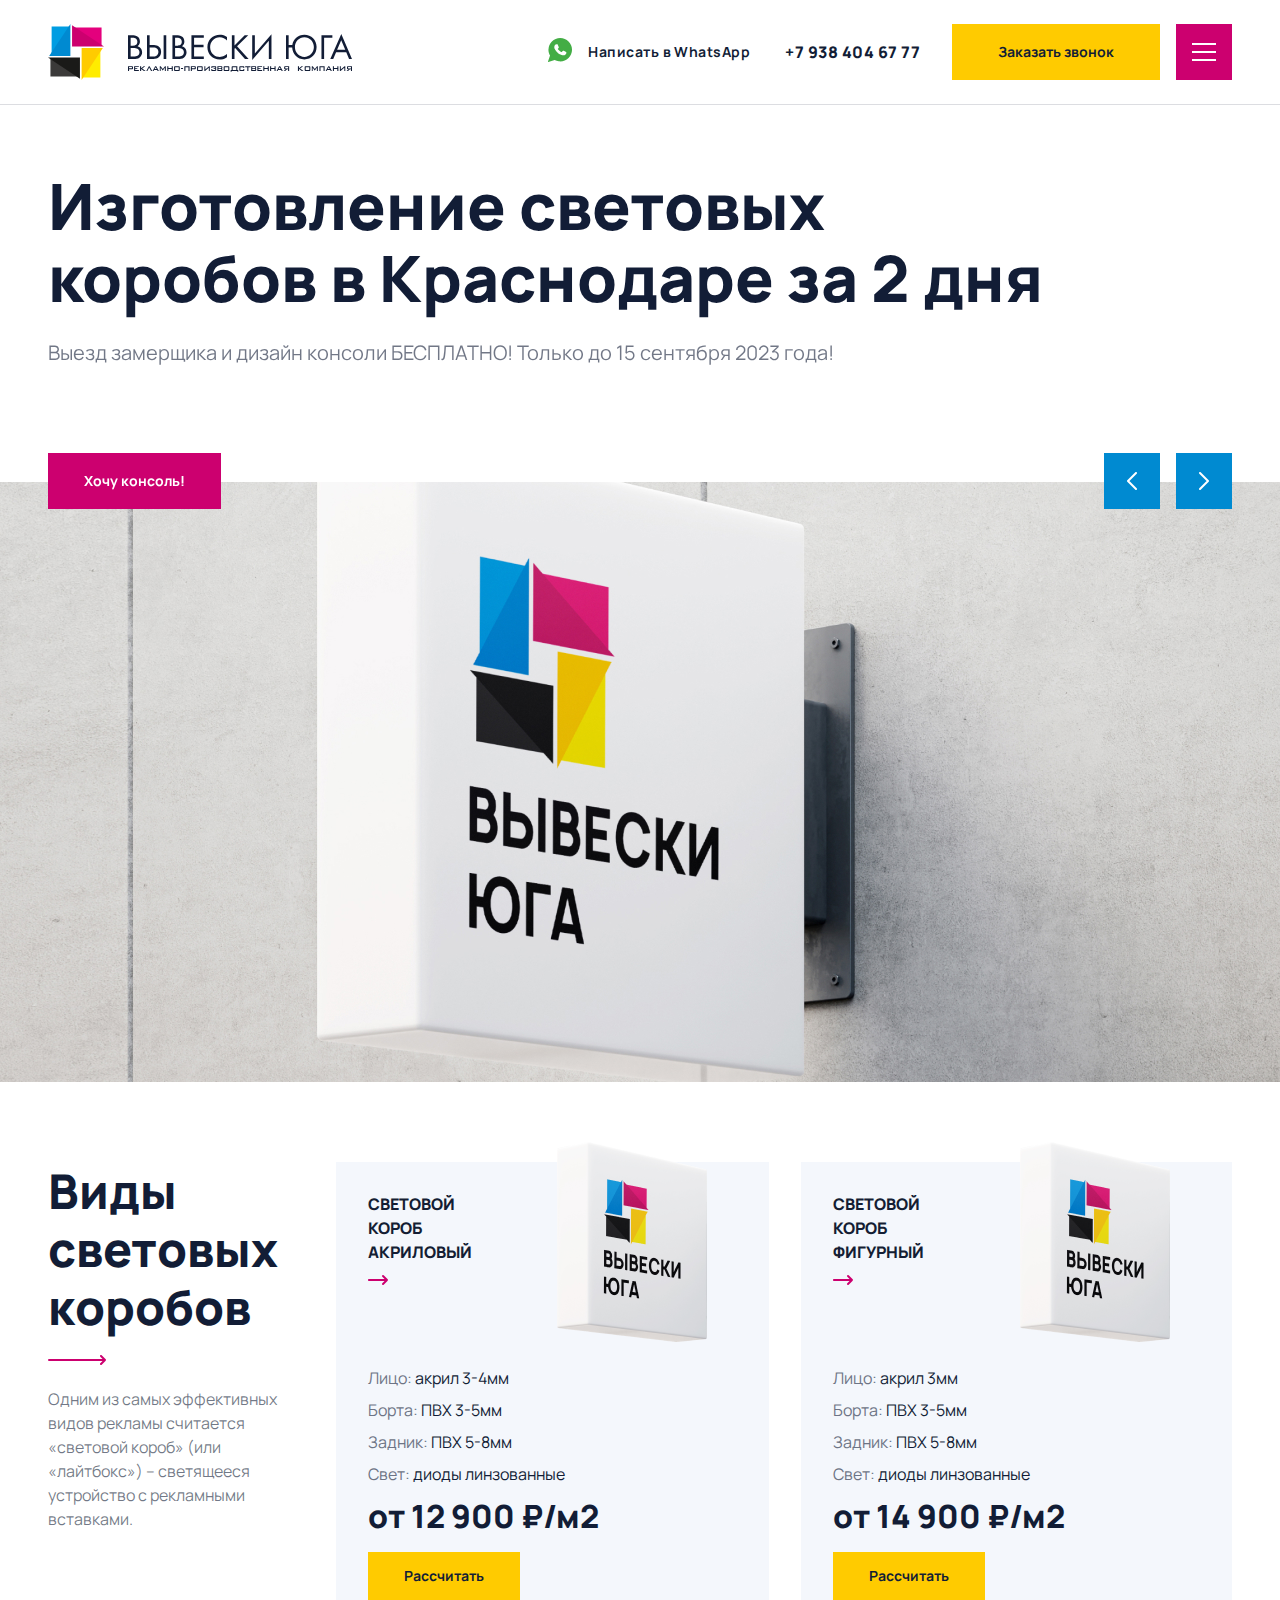
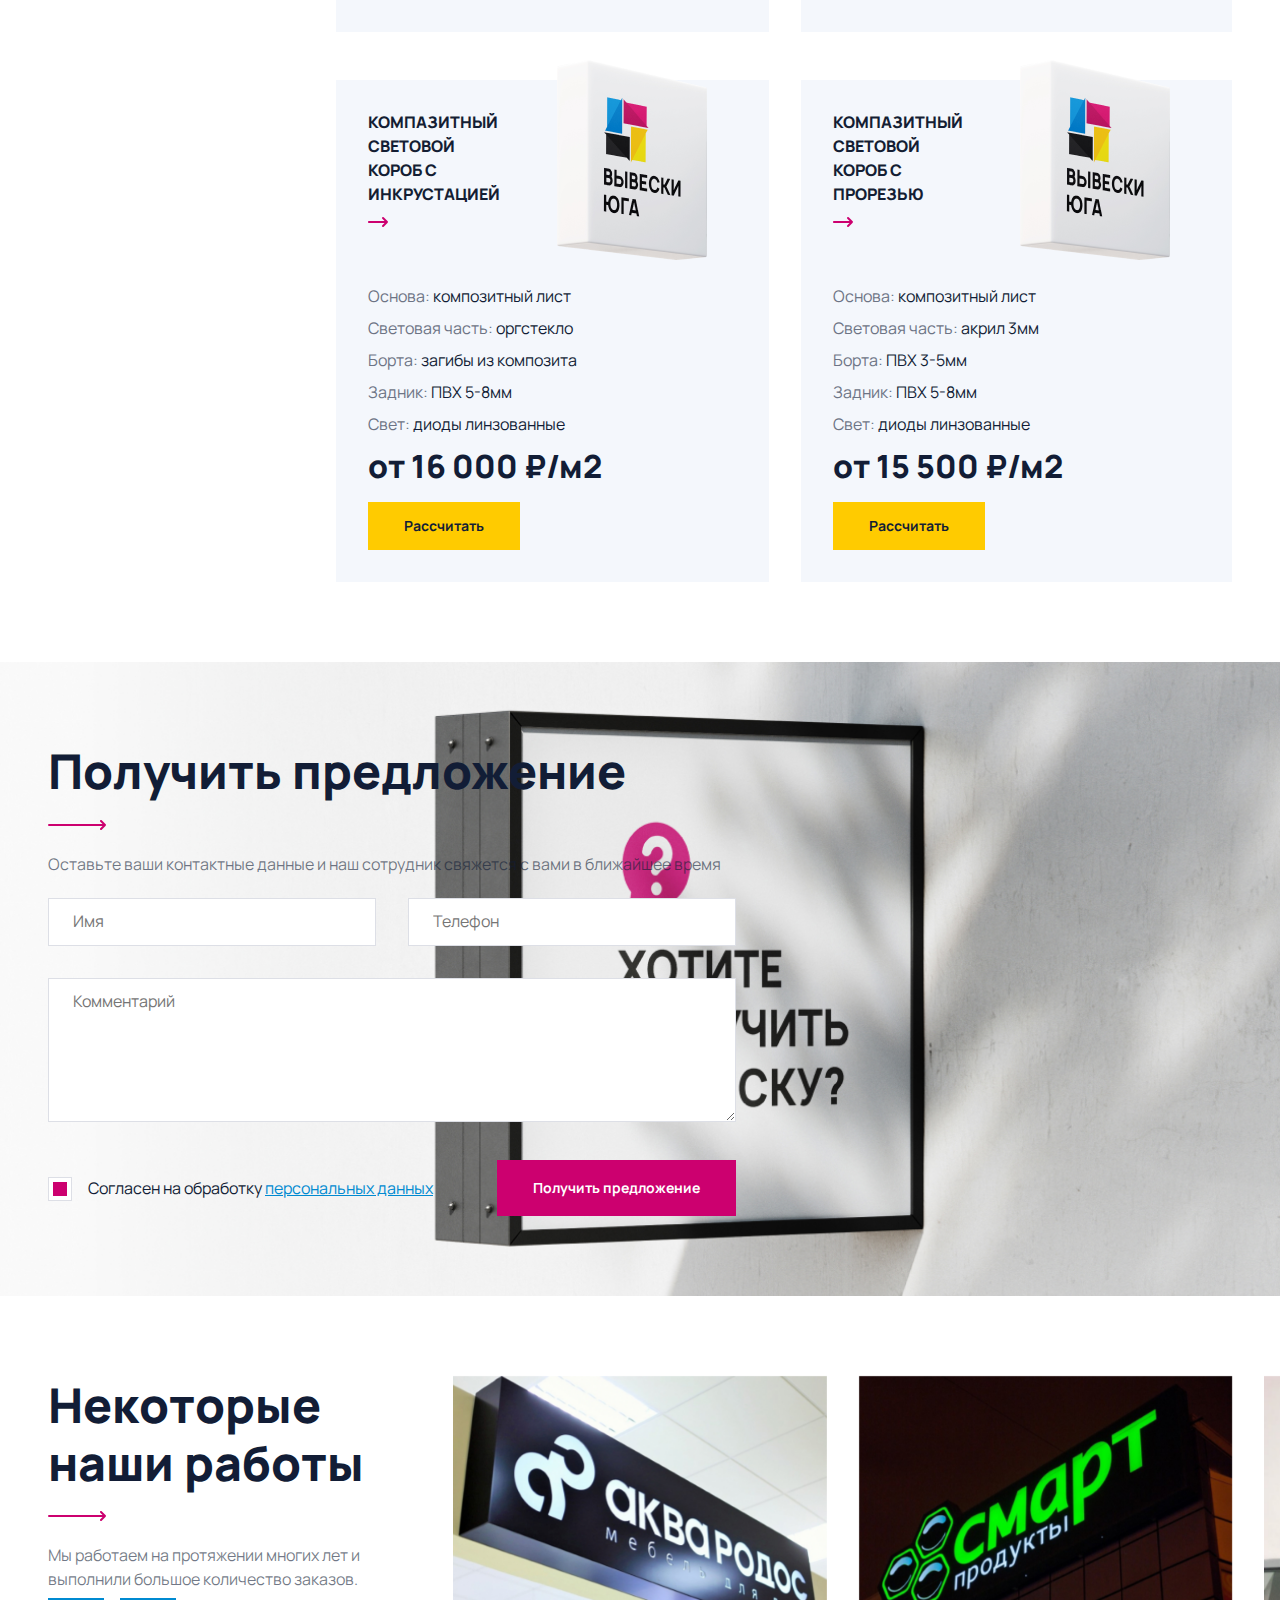
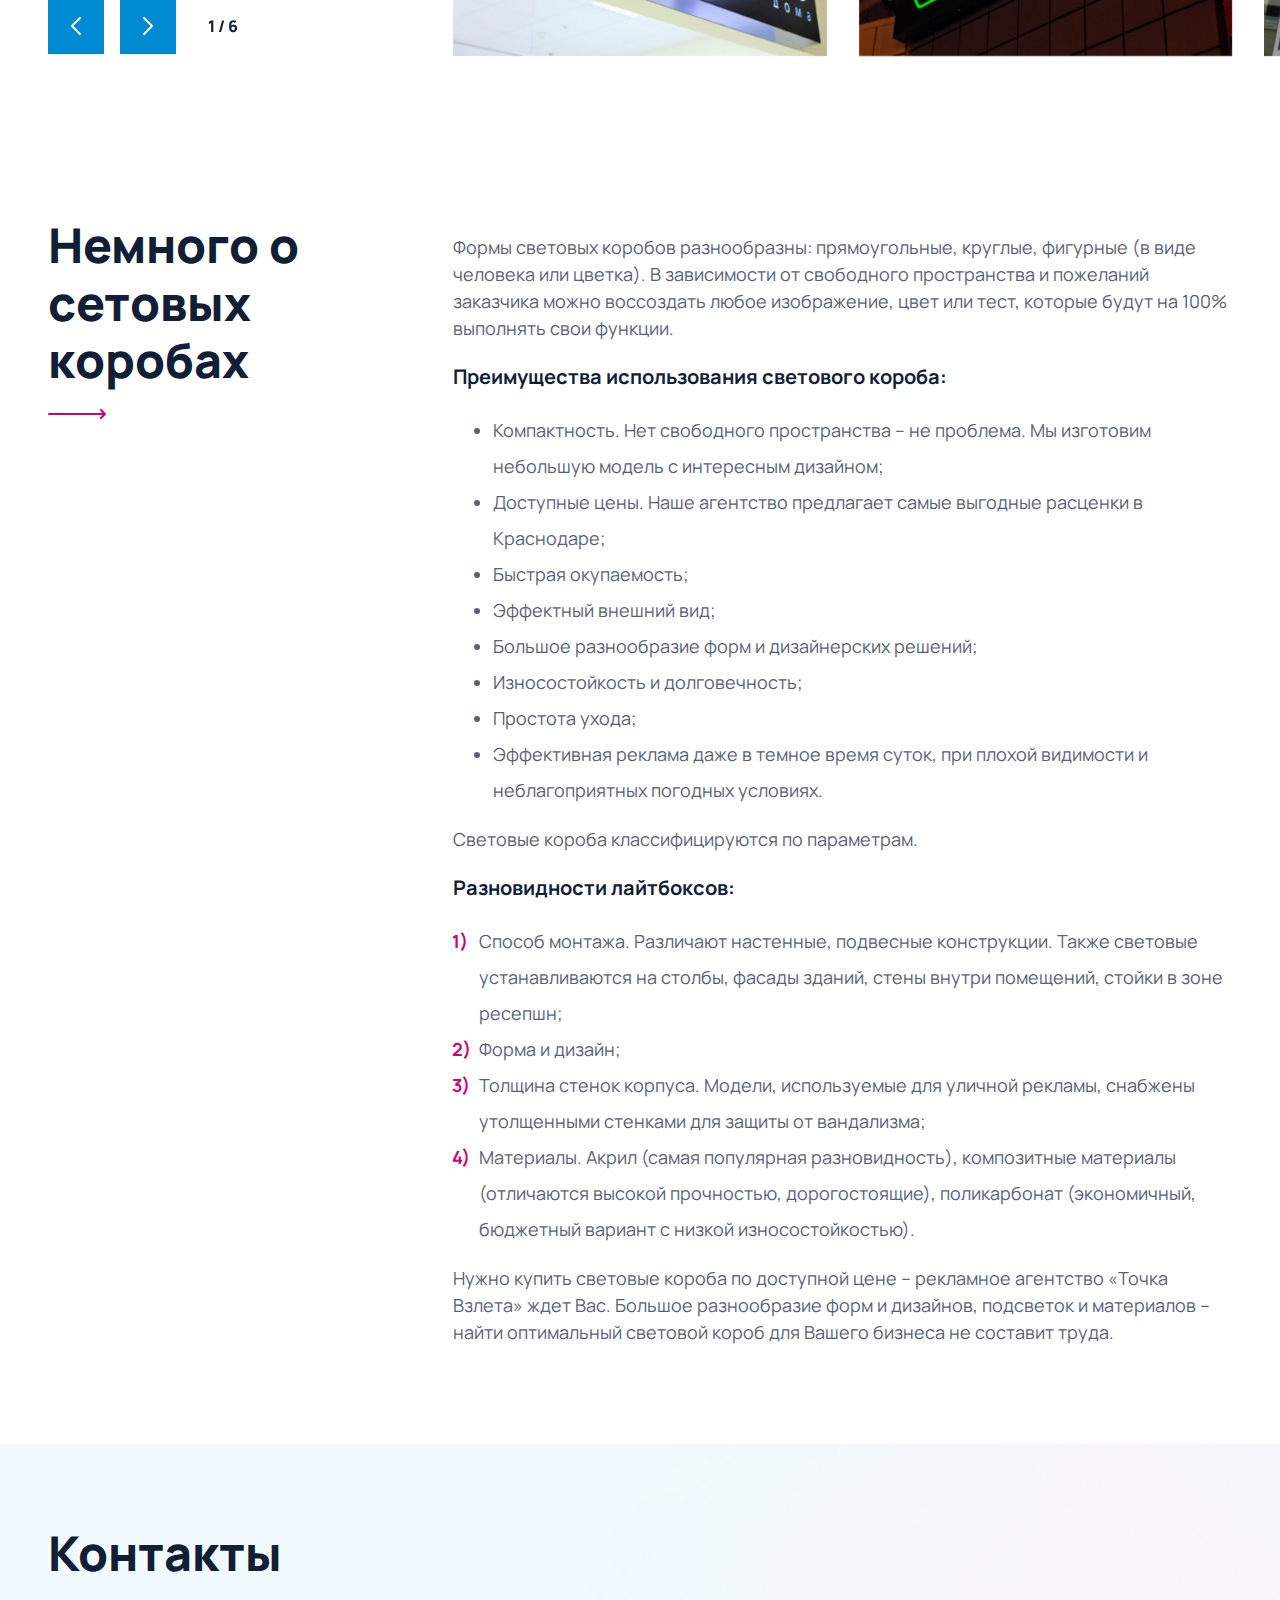
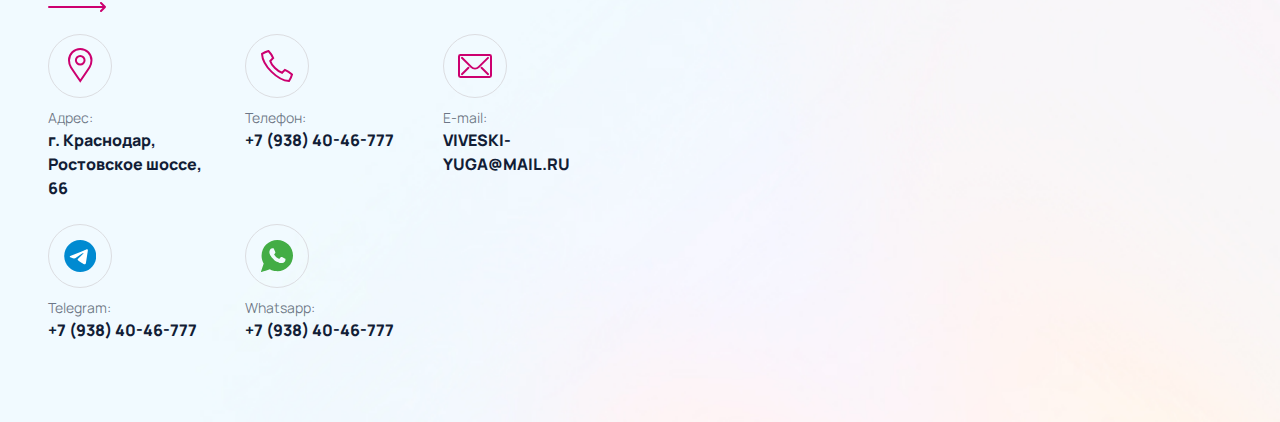
<file: category.html>
<!DOCTYPE html>
<html lang="ru">

<head>
  <meta charset="UTF-8">
  <meta name="viewport" content="width=device-width, initial-scale=1.0">
  <title>Категория</title>
  <meta name="description" content="Описание страницы">

  <link rel="shortcut icon" href="/favicon.ico" type="image/x-icon">
  <link rel="icon" href="./favicon.ico" type="image/x-icon">

  <link rel="preconnect" href="https://fonts.googleapis.com">
  <link rel="preconnect" href="https://fonts.gstatic.com" crossorigin>
  <link href="https://fonts.googleapis.com/css2?family=Manrope:wght@400;600;700;800&display=swap" rel="stylesheet">

  <link rel="stylesheet" href="./libs/normalize.css?v=22">
  <link rel="stylesheet" href="./libs/swiper-bundle.min.css?v=22">
  <link rel="stylesheet" href="./css/main.css?v=22">
</head>

<body>

  <header class="header">
    <div class="header__top">
      <div class="wrapper">
        <div class="header__flex">

          <div class="header__logotype">
            <a href="./index.html">
              <img src="img/logotype/logo.svg" alt="">
            </a>
          </div>

          <div class="header__top-contacts top-contacts">
            <a href="https://wa.me/79384046777" class="top-contacts__link top-contacts__link--whatsapp">
              <span class="top-contacts__icon">
                <svg xmlns="http://www.w3.org/2000/svg" viewBox="0 0 40 40" fill="none">
                  <path fill="#43AD45"
                    d="M38.456 11.916a19.646 19.646 0 0 0-4.213-6.198 19.752 19.752 0 0 0-6.247-4.185A19.694 19.694 0 0 0 20.356 0c-2.709 0-5.291.547-7.64 1.533A19.751 19.751 0 0 0 6.47 5.718a19.535 19.535 0 0 0-4.213 6.198A19.273 19.273 0 0 0 .71 19.498a19.312 19.312 0 0 0 .687 5.118 19.126 19.126 0 0 0 2.007 4.744l-.842 2.489-.845 2.487-.842 2.488-.845 2.49a.492.492 0 0 0-.016.282.476.476 0 0 0 .136.249.454.454 0 0 0 .08.066c.03.02.06.038.092.049a.512.512 0 0 0 .2.04c.013 0 .026 0 .04-.002a.237.237 0 0 0 .04-.005l.04-.006c.013-.005.026-.007.04-.011l2.593-.825 2.593-.824 2.596-.825 2.593-.824a19.775 19.775 0 0 0 6.876 2.169c.802.097 1.613.146 2.424.146a19.653 19.653 0 0 0 13.887-5.715 19.584 19.584 0 0 0 4.213-6.198 19.296 19.296 0 0 0 1.545-7.582c0-2.687-.552-5.25-1.545-7.582Zm-7.873 12.77c-.022.238-.06.5-.122.765-.058.267-.14.54-.234.805-.122.34-.346.664-.63.96a5.382 5.382 0 0 1-.988.793 6.56 6.56 0 0 1-1.08.555c-.346.138-.664.225-.906.245l-.036.002-.035.005-.038.004-.038.002c-.055.007-.113.011-.173.018-.06.004-.127.011-.191.016a5.684 5.684 0 0 1-.436.015 6.18 6.18 0 0 1-.695-.04 8.858 8.858 0 0 1-.994-.167 15.496 15.496 0 0 1-1.38-.38 27.576 27.576 0 0 1-1.853-.673 13.752 13.752 0 0 1-2.185-1.122 17.174 17.174 0 0 1-2.12-1.585 21.207 21.207 0 0 1-2.004-1.995 24.743 24.743 0 0 1-1.838-2.371c-.01-.014-.02-.03-.029-.038l-.022-.036c-.009-.01-.013-.02-.018-.026a12.018 12.018 0 0 1-.587-.845 11.107 11.107 0 0 1-.664-1.202 8.78 8.78 0 0 1-.55-1.469 6.212 6.212 0 0 1-.232-1.626c0-.618.076-1.17.196-1.656.12-.487.29-.907.482-1.264a4.34 4.34 0 0 1 .618-.885c.208-.231.415-.404.588-.513a2.81 2.81 0 0 1 .618-.271 9.509 9.509 0 0 1 1.405-.309 4.687 4.687 0 0 1 .524-.051c.029 0 .045-.003.053-.003h.049c.145 0 .278.023.405.065.124.047.24.113.349.204a1.7 1.7 0 0 1 .3.343c.093.137.177.304.255.49.034.078.136.325.27.647.135.325.301.731.468 1.131l.458 1.096c.129.304.218.516.235.549.02.042.054.104.085.184a1.4 1.4 0 0 1 .089.665c-.018.135-.058.28-.134.433l-.017.031-.016.034-.016.033-.017.031c-.031.064-.06.127-.091.184a2.118 2.118 0 0 1-.103.183 2.571 2.571 0 0 1-.12.186 2.946 2.946 0 0 1-.157.2l-.058.067c-.022.024-.042.049-.062.073l-.058.07-.06.07c-.042.05-.082.1-.125.15l-.126.148c-.043.049-.083.096-.125.14a5.112 5.112 0 0 1-.122.127c-.013.013-.029.03-.047.046a28.717 28.717 0 0 1-.1.114.13.13 0 0 0-.022.042v.007l.005.022a.113.113 0 0 0 .015.035.385.385 0 0 0 .027.052c.082.14.29.444.606.85.318.407.743.907 1.256 1.436.513.527 1.116 1.08 1.782 1.587a10.7 10.7 0 0 0 2.331 1.367c.063.026.136.053.2.082.067.026.131.049.178.069.047.017.082.03.087.03a.06.06 0 0 0 .026-.008c.01-.005.018-.013.032-.022a.393.393 0 0 1 .03-.03l.027-.03c.07-.078.176-.2.3-.347.127-.144.274-.318.418-.493.147-.174.293-.354.42-.516.127-.162.236-.309.309-.415a1.51 1.51 0 0 1 .209-.254 1.109 1.109 0 0 1 .491-.293 1.07 1.07 0 0 1 .462-.025c.056.01.116.02.171.036.056.013.111.031.167.047l.16.053c.131.047.411.171.758.333a158.864 158.864 0 0 1 2.244 1.078l.51.247a9.7 9.7 0 0 1 .27.135c.082.045.162.087.234.136a.992.992 0 0 1 .351.347c.064.106.106.257.126.444.025.189.025.409.005.647Z" />
                </svg>
              </span>
              <span class="top-contacts__text">Написать в WhatsApp</span>
            </a>
            <a href="tel:+79384046777" class="top-contacts__link">
              <span class="top-contacts__text">+7 938 404 67 77</span>
            </a>
          </div>

          <div class="header__button">
            <a href="#ancor-get-offer" class="button">
              <span class="button__text">Заказать звонок</span>
            </a>
          </div>

          <div class="header__nav-button">
            <button class="button button-menu" type="button" aria-label="Показать меню">
              <span class="button-menu__toggle"></span>
            </button>
          </div>
        </div>
      </div>
    </div>
    <div class="header__bottom">
      <div class="wrapper">
        <div class="header__bottom-grid">
          <nav class="header__navigation navigation">
            <ul class="navigation__list">
              <li class="navigation__item">
                <a class="navigation__link active" href="./index.html">
                  <span class="navigation__text">Главная</span>
                  <span class="navigation__icon">
                    <svg width="20" height="10" viewBox="0 0 20 10" fill="none" xmlns="http://www.w3.org/2000/svg">
                      <path d="M15 1L19 5M19 5L15 9M19 5L3 5" stroke="#CC006F" stroke-width="2" stroke-linecap="round"
                        stroke-linejoin="round" />
                      <path class="navigation__icon-line"
                        d="M1 4C0.447715 4 0 4.44772 0 5C0 5.55228 0.447715 6 1 6V4ZM1 6H18V4H1V6Z" fill="#CC006F" />
                    </svg>
                  </span>
                </a>
              </li>
              <li class="navigation__item">
                <a class="navigation__link" href="#">
                  <span class="navigation__text">Объемные буквы</span>
                  <span class="navigation__icon">
                    <svg width="20" height="10" viewBox="0 0 20 10" fill="none" xmlns="http://www.w3.org/2000/svg">
                      <path d="M15 1L19 5M19 5L15 9M19 5L3 5" stroke="#CC006F" stroke-width="2" stroke-linecap="round"
                        stroke-linejoin="round" />
                      <path class="navigation__icon-line"
                        d="M1 4C0.447715 4 0 4.44772 0 5C0 5.55228 0.447715 6 1 6V4ZM1 6H18V4H1V6Z" fill="#CC006F" />
                    </svg>
                  </span>
                </a>
              </li>
              <li class="navigation__item">
                <a class="navigation__link" href="./category.html">
                  <span class="navigation__text">Световые короба</span>
                  <span class="navigation__icon">
                    <svg width="20" height="10" viewBox="0 0 20 10" fill="none" xmlns="http://www.w3.org/2000/svg">
                      <path d="M15 1L19 5M19 5L15 9M19 5L3 5" stroke="#CC006F" stroke-width="2" stroke-linecap="round"
                        stroke-linejoin="round" />
                      <path class="navigation__icon-line"
                        d="M1 4C0.447715 4 0 4.44772 0 5C0 5.55228 0.447715 6 1 6V4ZM1 6H18V4H1V6Z" fill="#CC006F" />
                    </svg>
                  </span>
                </a>
              </li>
              <li class="navigation__item">
                <a class="navigation__link" href="#">
                  <span class="navigation__text">Неоновые вывески</span>
                  <span class="navigation__icon">
                    <svg width="20" height="10" viewBox="0 0 20 10" fill="none" xmlns="http://www.w3.org/2000/svg">
                      <path d="M15 1L19 5M19 5L15 9M19 5L3 5" stroke="#CC006F" stroke-width="2" stroke-linecap="round"
                        stroke-linejoin="round" />
                      <path class="navigation__icon-line"
                        d="M1 4C0.447715 4 0 4.44772 0 5C0 5.55228 0.447715 6 1 6V4ZM1 6H18V4H1V6Z" fill="#CC006F" />
                    </svg>
                  </span>
                </a>
              </li>
              <li class="navigation__item">
                <a class="navigation__link" href="#">
                  <span class="navigation__text">Рекламные консоли</span>
                  <span class="navigation__icon">
                    <svg width="20" height="10" viewBox="0 0 20 10" fill="none" xmlns="http://www.w3.org/2000/svg">
                      <path d="M15 1L19 5M19 5L15 9M19 5L3 5" stroke="#CC006F" stroke-width="2" stroke-linecap="round"
                        stroke-linejoin="round" />
                      <path class="navigation__icon-line"
                        d="M1 4C0.447715 4 0 4.44772 0 5C0 5.55228 0.447715 6 1 6V4ZM1 6H18V4H1V6Z" fill="#CC006F" />
                    </svg>
                  </span>
                </a>
              </li>
              <li class="navigation__item">
                <a class="navigation__link" href="#">
                  <span class="navigation__text">Несветовые вывески</span>
                  <span class="navigation__icon">
                    <svg width="20" height="10" viewBox="0 0 20 10" fill="none" xmlns="http://www.w3.org/2000/svg">
                      <path d="M15 1L19 5M19 5L15 9M19 5L3 5" stroke="#CC006F" stroke-width="2" stroke-linecap="round"
                        stroke-linejoin="round" />
                      <path class="navigation__icon-line"
                        d="M1 4C0.447715 4 0 4.44772 0 5C0 5.55228 0.447715 6 1 6V4ZM1 6H18V4H1V6Z" fill="#CC006F" />
                    </svg>
                  </span>
                </a>
              </li>
            </ul>
          </nav>
          <div class="header__contacts contacts">
            <ul class="contacts__list">
              <li class="contacts__item">
                <div class="contacts__icon">
                  <svg xmlns="http://www.w3.org/2000/svg" width="25" height="35" fill="none">
                    <path stroke="#CC006F" stroke-miterlimit="10" stroke-width="2"
                      d="M12.225 7.919h.014a4.323 4.323 0 0 1 4.329 4.318 4.323 4.323 0 0 1-4.316 4.33h-.038a4.323 4.323 0 0 1-4.317-4.33 4.323 4.323 0 0 1 4.328-4.318Z" />
                    <path stroke="#CC006F" stroke-miterlimit="10" stroke-width="2"
                      d="M12.243 1c6.21 0 11.243 5.034 11.243 11.243.004 2.687-.395 4.548-1.921 6.99C20.039 21.673 12.243 33 12.243 33S4.447 21.674 2.922 19.233C1.395 16.791.997 14.93 1 12.243 1 6.033 6.034 1 12.243 1Z" />
                  </svg>

                </div>
                <p class="contacts__title">Адрес:</p>
                <p class="contacts__text">г. Краснодар, Ростовское шоссе, 66</p>
              </li>
              <li class="contacts__item">

                <div class="contacts__icon">
                  <svg xmlns="http://www.w3.org/2000/svg" width="34" height="34" fill="none">
                    <path stroke="#CC006F" stroke-miterlimit="10" stroke-width="2"
                      d="M11.412 22.588c7.647 7.648 14.951 9.265 17.646 9.412 1.724-2.524 2.451-4.608 2.942-6.47-1.863-1.814-4.574-3.665-7.059-4.706L22 23.764c-1.005-.268-3.763-1.409-7.059-4.705-3.296-3.297-4.437-6.054-4.706-7.059l2.941-2.941C12.135 6.574 10.284 3.863 8.47 2 6.607 2.49 4.524 3.218 2 4.942c.147 2.695 1.765 9.999 9.412 17.646Z" />
                  </svg>
                </div>
                <p class="contacts__title">Телефон:</p>
                <a class="contacts__text" href="tel:+79384046777" target="_blank">+7 (938) 40-46-777 </a>
              </li>
              <li class="contacts__item">
                <div class="contacts__icon">
                  <svg xmlns="http://www.w3.org/2000/svg" width="34" height="24" fill="none">
                    <path stroke="#CC006F" stroke-miterlimit="10" stroke-width="2"
                      d="M33 21.58c0 .784-.652 1.42-1.454 1.42H2.454C1.652 23 1 22.364 1 21.58V2.42C1 1.635 1.652 1 2.455 1h29.09C32.349 1 33 1.636 33 2.42v19.16Z" />
                    <path stroke="#CC006F" stroke-linecap="round" stroke-miterlimit="10" stroke-width="2"
                      d="M30 3.839 20.6 13.1c-1.988 1.94-5.212 1.94-7.2 0L3.91 3.84M3.91 20.161l6.545-6.387M30.09 20.161l-6.545-6.387" />
                  </svg>
                </div>
                <p class="contacts__title">E-mail:</p>
                <a class="contacts__text" href="mailto:viveski-yuga@mail.ru" target="_blank">VIVESKI-YUGA@MAIL.RU </a>
              </li>
              <li class="contacts__item">
                <div class="contacts__icon contacts__icon--telegram">
                  <svg width="32" height="32" viewBox="0 0 32 32" fill="none" xmlns="http://www.w3.org/2000/svg">
                    <g clip-path="url(#clip0_241_3936)">
                      <path
                        d="M16.2151 32C25.0524 32 32.2151 24.8373 32.2151 16C32.2151 7.16267 25.0524 0 16.2151 0C7.37775 0 0.215088 7.16267 0.215088 16C0.215088 24.8373 7.37775 32 16.2151 32Z"
                        fill="#008AD1" />
                      <path
                        d="M6.87281 15.8615L17.6497 11.4223C18.7128 10.9601 22.3199 9.47923 22.3199 9.47923C22.3199 9.47923 23.9857 8.83212 23.8453 10.4055C23.799 11.0526 23.431 13.3192 23.0595 15.7708L21.9039 23.0312C21.9039 23.0312 21.8115 24.0943 21.0257 24.2792C20.2399 24.4641 18.9439 23.6321 18.7128 23.4455C18.5279 23.3068 15.2461 21.2268 14.0426 20.2099C13.7172 19.9326 13.3492 19.3761 14.0888 18.729C15.7546 17.2037 17.7421 15.3068 18.9421 14.105C19.4986 13.5486 20.0515 12.2543 17.7404 13.8277L11.2212 18.2223C11.2212 18.2223 10.4817 18.6846 9.09325 18.2668C7.70658 17.8526 6.08881 17.2961 6.08881 17.2961C6.08881 17.2961 4.97769 16.601 6.87281 15.8615Z"
                        fill="white" />
                    </g>
                    <defs>
                      <clipPath id="clip0_241_3936">
                        <rect width="32" height="32" fill="white" />
                      </clipPath>
                    </defs>
                  </svg>

                </div>
                <p class="contacts__title">Telegram:</p>
                <a class="contacts__text" href="#" target="_blank">+7 (938) 40-46-777</a>
              </li>
              <li class="contacts__item">
                <div class="contacts__icon contacts__icon--whatsapp">
                  <svg width="32" height="32" viewBox="0 0 32 32" fill="none" xmlns="http://www.w3.org/2000/svg">
                    <g clip-path="url(#clip0_241_3941)">
                      <path
                        d="M30.7646 9.53244C29.9664 7.66756 28.8144 5.98578 27.394 4.57422C25.97 3.16089 24.2758 2.01778 22.3966 1.22667C20.5158 0.437333 18.4518 0 16.2846 0C14.1175 0 12.0518 0.437333 10.1726 1.22667C8.29353 2.01778 6.59931 3.16089 5.17531 4.57422C3.75309 5.98578 2.59931 7.66756 1.80464 9.53244C1.0082 11.3991 0.567311 13.4489 0.567311 15.5982C0.567311 16.2951 0.613534 16.9849 0.705978 17.6693C0.798423 18.3538 0.935311 19.0293 1.11664 19.6924C1.29798 20.3556 1.52376 21.0062 1.79042 21.6409C2.05709 22.2756 2.36998 22.8924 2.72198 23.488L2.0482 25.4791L1.37264 27.4684L0.698867 29.4596L0.0233114 31.4507C0.00908919 31.488 0.00197808 31.5253 0.000200304 31.5644C-0.00157747 31.6018 0.00197808 31.6409 0.010867 31.6764C0.0197559 31.712 0.0322003 31.7493 0.0499781 31.7831C0.0677559 31.8169 0.090867 31.8471 0.119311 31.8756C0.138867 31.8969 0.1602 31.9129 0.183311 31.9289C0.206423 31.9449 0.231311 31.9591 0.2562 31.968C0.281089 31.9769 0.307756 31.9858 0.334422 31.9911C0.361089 31.9964 0.387756 32 0.4162 32C0.426867 32 0.437534 32 0.4482 31.9982C0.458867 31.9982 0.469534 31.9964 0.4802 31.9947C0.490867 31.9929 0.501534 31.9911 0.5122 31.9893C0.522867 31.9858 0.533534 31.984 0.5442 31.9804L2.61887 31.3209L4.69353 30.6613L6.76998 30.0018L8.84464 29.3422C9.41353 29.6462 9.99842 29.9129 10.6011 30.144C11.202 30.3751 11.8171 30.5689 12.4429 30.7253C13.0686 30.88 13.7033 30.9973 14.3451 31.0773C14.9869 31.1556 15.6358 31.1947 16.2846 31.1947C18.4518 31.1947 20.5158 30.7591 22.3966 29.968C24.2758 29.1787 25.97 28.0338 27.394 26.6222C28.8162 25.2107 29.9664 23.5307 30.7646 21.664C31.5593 19.7991 32.0002 17.7493 32.0002 15.5982C32.0002 13.4489 31.5593 11.3991 30.7646 9.53244ZM24.466 19.7493C24.4482 19.9396 24.418 20.1493 24.3682 20.3609C24.322 20.5742 24.2562 20.7929 24.1815 21.0044C24.0838 21.2764 23.9042 21.536 23.6766 21.7724C23.4491 22.0107 23.1735 22.224 22.8873 22.4071C22.5993 22.5902 22.3006 22.7413 22.0233 22.8516C21.746 22.9618 21.4918 23.0311 21.298 23.0471L21.2695 23.0489L21.2411 23.0524L21.2109 23.056L21.1806 23.0578C21.1362 23.0631 21.09 23.0667 21.042 23.072C20.994 23.0756 20.9406 23.0809 20.8891 23.0844C20.8375 23.088 20.7806 23.0916 20.722 23.0933C20.6651 23.0951 20.6046 23.0969 20.5406 23.0969C20.3895 23.0969 20.2064 23.0898 19.9842 23.0649C19.7638 23.0418 19.5024 23.0009 19.1895 22.9316C18.8766 22.8622 18.5122 22.7644 18.0855 22.6276C17.6571 22.4907 17.1664 22.3147 16.6029 22.0889C16.0162 21.8542 15.4313 21.552 14.8553 21.1911C14.2793 20.8284 13.7104 20.4036 13.1593 19.9236C12.6064 19.4436 12.0695 18.9102 11.5558 18.3271C11.042 17.7422 10.5495 17.1093 10.0855 16.4302C10.0766 16.4196 10.0695 16.4071 10.0624 16.4C10.0553 16.3893 10.05 16.3804 10.0446 16.3716C10.0375 16.3627 10.034 16.3556 10.0304 16.3502C10.0251 16.3431 10.0215 16.3378 10.018 16.3342C9.89709 16.1742 9.73531 15.9502 9.56109 15.6747C9.38687 15.4009 9.2002 15.0738 9.02953 14.7129C8.85709 14.352 8.70242 13.9556 8.58864 13.5378C8.47487 13.12 8.40376 12.6809 8.40376 12.2364C8.40376 11.7422 8.4642 11.3013 8.5602 10.912C8.6562 10.5227 8.79309 10.1867 8.94598 9.90044C9.10064 9.61244 9.27131 9.37778 9.4402 9.19289C9.60731 9.008 9.77264 8.86933 9.91131 8.78222C10.0429 8.69867 10.2153 8.62755 10.4055 8.56533C10.594 8.50489 10.8002 8.45333 10.9958 8.41244C11.1913 8.37156 11.378 8.33956 11.5291 8.31822C11.6802 8.29689 11.7958 8.28444 11.8509 8.28267C11.8953 8.28089 11.9273 8.27911 11.9486 8.27733C11.9718 8.27733 11.9842 8.27556 11.9913 8.27556C11.9984 8.27556 12.0038 8.27556 12.0091 8.27556C12.0126 8.27556 12.018 8.27556 12.0304 8.27556C12.146 8.27556 12.2526 8.29333 12.354 8.32711C12.4535 8.36444 12.546 8.41778 12.6331 8.49067C12.7184 8.56356 12.7984 8.65422 12.8731 8.76444C12.9478 8.87467 13.0153 9.008 13.0775 9.15733C13.1042 9.21956 13.186 9.41689 13.2926 9.67467C13.4011 9.93422 13.5344 10.2596 13.6678 10.5796C13.8011 10.8996 13.9326 11.2142 14.034 11.456C14.1371 11.6996 14.2082 11.8684 14.2224 11.8951C14.2384 11.9289 14.2651 11.9787 14.29 12.0427C14.3149 12.1067 14.3398 12.1849 14.354 12.2756C14.37 12.3662 14.3753 12.464 14.3611 12.5742C14.3469 12.6827 14.3149 12.7982 14.2544 12.9209L14.2402 12.9458L14.2278 12.9724L14.2153 12.9991L14.2011 13.024C14.1762 13.0756 14.1531 13.1253 14.1282 13.1716C14.1033 13.2213 14.0766 13.2693 14.0464 13.3173C14.018 13.3671 13.986 13.4151 13.9504 13.4667C13.9131 13.5164 13.8722 13.5716 13.8242 13.6267C13.8082 13.6444 13.7922 13.664 13.778 13.68C13.7602 13.6996 13.7442 13.7191 13.7282 13.7387C13.7122 13.7564 13.6962 13.776 13.682 13.7938C13.6678 13.8116 13.65 13.8311 13.634 13.8507C13.6002 13.8898 13.5682 13.9307 13.5344 13.9698C13.5006 14.0089 13.4669 14.0498 13.4331 14.0889C13.3993 14.128 13.3673 14.1653 13.3335 14.2009C13.2998 14.2364 13.2678 14.2702 13.2358 14.3022C13.2251 14.3129 13.2126 14.3271 13.1984 14.3396C13.1842 14.3556 13.17 14.3716 13.1558 14.3876C13.1415 14.4018 13.1291 14.416 13.1184 14.4302C13.1095 14.4427 13.1024 14.4551 13.1006 14.464C13.1006 14.464 13.1006 14.4658 13.1006 14.4693C13.1006 14.4729 13.1024 14.4782 13.1042 14.4871C13.106 14.4942 13.1095 14.5049 13.1166 14.5156C13.122 14.528 13.1291 14.5422 13.138 14.5564C13.2038 14.6684 13.3709 14.912 13.6233 15.2373C13.8775 15.5627 14.2171 15.9627 14.6278 16.3858C15.0384 16.8071 15.5202 17.2498 16.0535 17.6551C16.5869 18.0604 17.1753 18.4267 17.8011 18.6987C17.8295 18.7111 17.8704 18.7289 17.9184 18.7484C17.9682 18.7698 18.0269 18.7911 18.0784 18.8142C18.1318 18.8356 18.1833 18.8533 18.2206 18.8693C18.258 18.8836 18.2864 18.8942 18.29 18.8942C18.2971 18.8942 18.3042 18.8907 18.3113 18.8871C18.3184 18.8836 18.3255 18.8764 18.3362 18.8693C18.3433 18.8622 18.3504 18.8551 18.3611 18.8462C18.3682 18.8373 18.3753 18.8302 18.3824 18.8213C18.4375 18.7591 18.5229 18.6613 18.6224 18.544C18.7238 18.4284 18.8411 18.2898 18.9566 18.1493C19.074 18.0107 19.1913 17.8667 19.2926 17.7369C19.394 17.6071 19.4811 17.4898 19.5398 17.4044C19.5913 17.3262 19.6482 17.2587 19.7069 17.2018C19.7655 17.1431 19.8278 17.0933 19.8935 17.056C19.9593 17.0169 20.0269 16.9867 20.0998 16.9671C20.1709 16.9476 20.2473 16.9369 20.3273 16.9369C20.3735 16.9369 20.4215 16.9404 20.4695 16.9476C20.514 16.9547 20.562 16.9636 20.6064 16.976C20.6509 16.9867 20.6953 17.0009 20.7398 17.0133C20.7824 17.0276 20.8269 17.0436 20.8678 17.056C20.9726 17.0933 21.1966 17.1929 21.474 17.3227C21.7513 17.4507 22.0838 17.6089 22.4055 17.7653C22.7273 17.92 23.0366 18.0711 23.2695 18.1849C23.5042 18.2987 23.6624 18.3751 23.6766 18.3822C23.7531 18.4196 23.8242 18.4551 23.8935 18.4907C23.9593 18.5262 24.0233 18.56 24.0802 18.5991C24.1389 18.6364 24.1922 18.6773 24.2402 18.7236C24.2846 18.768 24.3273 18.8196 24.3611 18.8764C24.4126 18.9618 24.4464 19.0827 24.4624 19.232C24.482 19.3831 24.482 19.5591 24.466 19.7493Z"
                        fill="#43AD45" />
                    </g>
                    <defs>
                      <clipPath id="clip0_241_3941">
                        <rect width="32" height="32" fill="white" />
                      </clipPath>
                    </defs>
                  </svg>

                </div>
                <p class="contacts__title">Whatsapp:</p>
                <a class="contacts__text" href="https://wa.me/79384046777" target="_blank">+7 (938) 40-46-777</a>
                </a>
              </li>
            </ul>
          </div>
        </div>

      </div>


    </div>
  </header>
  <main class="main">

    <section class="first-screen">
      <div class="first-screen__slider swiper js-first-slider">

        <div class="swiper-wrapper">
          <!-- слайд  -->
          <div class="first-screen__slider-item swiper-slide">
            <div class="wrapper">
              <div class="first-screen__details">
                <h2 class="first-screen__title">Изготовление световых коробов в Краснодаре за 2 дня</h2>
                <p class="first-screen__text">Выезд замерщика и дизайн консоли БЕСПЛАТНО! Только до 15 сентября 2023
                  года!
                </p>
                <a href="#" class="button button--pink"><span>Хочу консоль!</span></a>
              </div>
            </div>
            <div class="first-screen__image">
              <img src="./img/first-slider/3.jpg" alt="фото вывески" loading="lazy">
            </div>
          </div>
          <!-- КОНЕЦ слайд -->

          <!-- слайд  -->
          <div class="first-screen__slider-item swiper-slide">
            <div class="wrapper">
              <div class="first-screen__details">
                <h2 class="first-screen__title">Изготовление световых коробов в Краснодаре за 2 дня</h2>
                <p class="first-screen__text">Выезд замерщика и дизайн консоли БЕСПЛАТНО! Только до 15 сентября 2023
                  года!
                </p>
                <a href="#" class="button button--pink"><span>Хочу консоль!</span></a>
              </div>
            </div>
            <div class="first-screen__image">
              <img src="./img/first-slider/2.jpg" alt="фото вывески" loading="lazy">
            </div>
          </div>
          <!-- КОНЕЦ слайд -->

        </div>
        <div class="slider-navigation">
          <div class="wrapper">
            <div class="slider-navigation__flex">
              <a href="#" class="button button--blue button--slider-nav swiper-button-prev"><svg
                  xmlns="http://www.w3.org/2000/svg" width="10" height="18" fill="none">
                  <path stroke="#fff" stroke-linecap="round" stroke-linejoin="round" stroke-width="2"
                    d="M9 17 1 9l8-8" />
                </svg></a>
              <a href="#" class="button button--blue button--slider-nav swiper-button-next"><svg
                  xmlns="http://www.w3.org/2000/svg" width="10" height="18" fill="none">
                  <path stroke="#fff" stroke-linecap="round" stroke-linejoin="round" stroke-width="2"
                    d="m1 1 8 8-8 8" />
                </svg></a>
            </div>
          </div>
        </div>
      </div>
    </section>

    <section class="announcement-catalog section">
      <div class="wrapper">
        <div class="announcement-catalog__grid announcement-catalog__grid--mod">
          <div class="announcement-catalog__item">
            <div class="title-group">
              <h2 class="title-group__title">Виды световых коробов</h2>
              <p class="title-group__text">Одним из самых эффективных видов рекламы считается «световой короб» (или
                «лайтбокс») – светящееся устройство с рекламными вставками.
              </p>
            </div>


          </div>
          <div class="announcement-catalog__sub-grid">
            <div class="announcement-catalog__item">
              <a class="announcement-catalog__link" href="#ancor-get-offer">
                <div class="announcement-catalog__group">
                  <h3 class="announcement-catalog__name">Световой короб акриловый</h3>
                  <svg class="arrow-icon" width="20" height="10" viewBox="0 0 20 10" fill="none"
                    xmlns="http://www.w3.org/2000/svg">
                    <path d="M15 1L19 5M19 5L15 9M19 5L3 5" stroke="#CC006F" stroke-width="2" stroke-linecap="round"
                      stroke-linejoin="round"></path>
                    <path class="arrow-icon__line"
                      d="M1 4C0.447715 4 0 4.44772 0 5C0 5.55228 0.447715 6 1 6V4ZM1 6H18V4H1V6Z" fill="#CC006F"></path>
                  </svg>
                </div>
                <div class="announcement-catalog__image">
                  <img src="./img/announcement-catalog/2.png" alt="фото товара" loading="lazy">
                </div>
                <ul class="announcement-catalog__details">
                  <li><span>Лицо:</span> акрил 3-4мм</li>
                  <li><span>Борта:</span> ПВХ 3-5мм</li>
                  <li><span>Задник:</span> ПВХ 5-8мм</li>
                  <li><span>Свет:</span> диоды линзованные</li>
                </ul>
                <p class="announcement-catalog__price">от 12 900 ₽/м2</p>
                <span class="button">
                  <span class="button__text">Рассчитать</span>
                </span>
              </a>
            </div>
            <div class="announcement-catalog__item">
              <a class="announcement-catalog__link" href="#ancor-get-offer">
                <div class="announcement-catalog__group">
                  <h3 class="announcement-catalog__name">Световой короб фигурный</h3>
                  <svg class="arrow-icon" width="20" height="10" viewBox="0 0 20 10" fill="none"
                    xmlns="http://www.w3.org/2000/svg">
                    <path d="M15 1L19 5M19 5L15 9M19 5L3 5" stroke="#CC006F" stroke-width="2" stroke-linecap="round"
                      stroke-linejoin="round"></path>
                    <path class="arrow-icon__line"
                      d="M1 4C0.447715 4 0 4.44772 0 5C0 5.55228 0.447715 6 1 6V4ZM1 6H18V4H1V6Z" fill="#CC006F"></path>
                  </svg>
                </div>
                <div class="announcement-catalog__image">
                  <img src="./img/announcement-catalog/2.png" alt="фото товара" loading="lazy">
                </div>
                <ul class="announcement-catalog__details">
                  <li><span>Лицо:</span> акрил 3мм</li>
                  <li><span>Борта:</span> ПВХ 3-5мм</li>
                  <li><span>Задник:</span> ПВХ 5-8мм</li>
                  <li><span>Свет:</span> диоды линзованные</li>
                </ul>
                <p class="announcement-catalog__price">от 14 900 ₽/м2</p>
                <span class="button">
                  <span class="button__text">Рассчитать</span>
                </span>
              </a>
            </div>
            <div class="announcement-catalog__item">
              <a class="announcement-catalog__link" href="#ancor-get-offer">
                <div class="announcement-catalog__group">
                  <h3 class="announcement-catalog__name">Компазитный световой короб с инкрустацией</h3>
                  <svg class="arrow-icon" width="20" height="10" viewBox="0 0 20 10" fill="none"
                    xmlns="http://www.w3.org/2000/svg">
                    <path d="M15 1L19 5M19 5L15 9M19 5L3 5" stroke="#CC006F" stroke-width="2" stroke-linecap="round"
                      stroke-linejoin="round"></path>
                    <path class="arrow-icon__line"
                      d="M1 4C0.447715 4 0 4.44772 0 5C0 5.55228 0.447715 6 1 6V4ZM1 6H18V4H1V6Z" fill="#CC006F"></path>
                  </svg>
                </div>
                <div class="announcement-catalog__image">
                  <img src="./img/announcement-catalog/2.png" alt="фото товара" loading="lazy">
                </div>
                <ul class="announcement-catalog__details">
                  <li><span>Основа:</span> композитный лист</li>
                  <li><span>Световая часть:</span> оргстекло</li>
                  <li><span>Борта:</span> загибы из композита</li>
                  <li><span>Задник:</span> ПВХ 5-8мм</li>
                  <li><span>Свет:</span> диоды линзованные</li>
                </ul>
                <p class="announcement-catalog__price">от 16 000 ₽/м2</p>
                <span class="button">
                  <span class="button__text">Рассчитать</span>
                </span>
              </a>
            </div>
            <div class="announcement-catalog__item">
              <a class="announcement-catalog__link" href="#ancor-get-offer">
                <div class="announcement-catalog__group">
                  <h3 class="announcement-catalog__name">Компазитный световой короб с прорезью</h3>
                  <svg class="arrow-icon" width="20" height="10" viewBox="0 0 20 10" fill="none"
                    xmlns="http://www.w3.org/2000/svg">
                    <path d="M15 1L19 5M19 5L15 9M19 5L3 5" stroke="#CC006F" stroke-width="2" stroke-linecap="round"
                      stroke-linejoin="round"></path>
                    <path class="arrow-icon__line"
                      d="M1 4C0.447715 4 0 4.44772 0 5C0 5.55228 0.447715 6 1 6V4ZM1 6H18V4H1V6Z" fill="#CC006F"></path>
                  </svg>
                </div>
                <div class="announcement-catalog__image">
                  <img src="./img/announcement-catalog/2.png" alt="фото товара" loading="lazy">
                </div>
                <ul class="announcement-catalog__details">
                  <li><span>Основа:</span> композитный лист</li>
                  <li><span>Световая часть:</span> акрил 3мм</li>
                  <li><span>Борта:</span> ПВХ 3-5мм</li>
                  <li><span>Задник:</span> ПВХ 5-8мм</li>
                  <li><span>Свет:</span> диоды линзованные</li>
                </ul>
                <p class="announcement-catalog__price">от 15 500 ₽/м2</p>
                <span class="button">
                  <span class="button__text">Рассчитать</span>
                </span>
              </a>
            </div>
          </div>


        </div>
      </div>
    </section>

    <section class="get-offer section" id="ancor-get-offer">
      <div class="wrapper">
        <div class="get-offer__container">
          <div class="title-group">
            <h2 class="title-group__title">Получить предложение</h2>
            <p class="title-group__text">Оставьте ваши контактные данные и наш сотрудник свяжется с вами в ближайшее
              время</p>
          </div>
          <div class="custom-form">
            <div class="custom-form__grid">
              <div class="custom-form__element">
                <input type="text" placeholder="Имя">
              </div>
              <div class="custom-form__element">
                <input type="tel" placeholder="Телефон">
              </div>
              <div class="custom-form__element custom-form__element--big">
                <textarea name="" id="" cols="30" rows="10" placeholder="Комментарий"></textarea>
              </div>
              <div class="custom-form__element custom-form__element--flex">

                <div class="confurm">
                  <input class="visually-hidden" type="checkbox" name="input-checkbox" id="confurm-checkbox" checked
                    required>
                  <label for="confurm-checkbox">Согласен на обработку <a href="#" target="_blank">персональных
                      данных</a></label>
                </div>
                <a href="#" class="button button--pink">
                  <span class="button__text">Получить предложение</span>
                </a>
              </div>
            </div>
          </div>
        </div>

      </div>
    </section>

    <section class="reviews portfolio section">
      <div class="wrapper">
        <div class="custom-grid">

          <div class="custom-grid__left">
            <div class="title-group">
              <h2 class="title-group__title">Некоторые наши работы</h2>
              <p class="title-group__text">Мы работаем на протяжении многих лет и выполнили большое количество заказов.</p>
            </div>
            <div class="portfolio__navigation">
              <div class="swiper__navigation">
                <a href="#" class="button button--blue button--slider-nav swiper-button-prev"><svg
                    xmlns="http://www.w3.org/2000/svg" width="10" height="18" fill="none">
                    <path stroke="#fff" stroke-linecap="round" stroke-linejoin="round" stroke-width="2"
                      d="M9 17 1 9l8-8" />
                  </svg></a>
                <a href="#" class="button button--blue button--slider-nav swiper-button-next"><svg
                    xmlns="http://www.w3.org/2000/svg" width="10" height="18" fill="none">
                    <path stroke="#fff" stroke-linecap="round" stroke-linejoin="round" stroke-width="2"
                      d="m1 1 8 8-8 8" />
                  </svg></a>
              </div>

              <div class="swiper-pagination swiper__pagination"></div>
            </div>
          </div>

          <div class="custom-grid__right">

            <div class="swiper js-portfolio-slider">
              <div class="swiper-wrapper">

                <div class="portfolio__item swiper-slide">
                  <a class="portfolio__link" href="./img/portfolio/big/1.jpg" data-fslightbox="portfolio-gallery-1">
                    <img class="portfolio__preview-image" src="./img/portfolio/1.jpg" alt="фото из портфолио" loading="lazy">
                  </a>
                </div>
                <div class="portfolio__item swiper-slide">
                  <a class="portfolio__link" href="./img/portfolio/big/2.jpg" data-fslightbox="portfolio-gallery-1">
                    <img class="portfolio__preview-image" src="./img/portfolio/2.jpg" alt="фото из портфолио" loading="lazy">
                  </a>
                </div>
                <div class="portfolio__item swiper-slide">
                  <a class="portfolio__link" href="./img/portfolio/big/3.jpg" data-fslightbox="portfolio-gallery-1">
                    <img class="portfolio__preview-image" src="./img/portfolio/3.jpg" alt="фото из портфолио" loading="lazy">
                  </a>
                </div>
                <div class="portfolio__item swiper-slide">
                  <a class="portfolio__link" href="./img/portfolio/big/1.jpg" data-fslightbox="portfolio-gallery-1">
                    <img class="portfolio__preview-image" src="./img/portfolio/1.jpg" alt="фото из портфолио" loading="lazy">
                  </a>
                </div>
                <div class="portfolio__item swiper-slide">
                  <a class="portfolio__link" href="./img/portfolio/big/2.jpg" data-fslightbox="portfolio-gallery-1">
                    <img class="portfolio__preview-image" src="./img/portfolio/2.jpg" alt="фото из портфолио" loading="lazy">
                  </a>
                </div>
                <div class="portfolio__item swiper-slide">
                  <a class="portfolio__link" href="./img/portfolio/big/3.jpg" data-fslightbox="portfolio-gallery-1">
                    <img class="portfolio__preview-image" src="./img/portfolio/3.jpg" alt="фото из портфолио" loading="lazy">
                  </a>
                </div>

              </div>
            </div>
          </div>
        </div>
      </div>
    </section>
    <section class="section content">
      <div class="wrapper">
        <div class="custom-grid">
          <div class="custom-grid__left">
            <div class="title-group">
              <h2 class="title-group__title">Немного о сетовых коробах</h2>
            </div>
          </div>
          <div class="custom-grid__right content__text">
            <p>Формы световых коробов разнообразны: прямоугольные, круглые, фигурные (в виде человека или цветка). В зависимости от свободного пространства и пожеланий заказчика можно воссоздать любое изображение, цвет или тест, которые будут на 100% выполнять свои функции.</p>
            <h3>Преимущества использования светового короба:</h3>
            <ul>
              <li>Компактность. Нет свободного пространства – не проблема. Мы изготовим небольшую модель с интересным дизайном;</li>
              <li>Доступные цены. Наше агентство предлагает самые выгодные расценки в Краснодаре;</li>
              <li>Быстрая окупаемость;</li>
              <li>Эффектный внешний вид;</li>
              <li>Большое разнообразие форм и дизайнерских решений;</li>
              <li>Износостойкость и долговечность;</li>
              <li>Простота ухода;</li>
              <li>Эффективная реклама даже в темное время суток, при плохой видимости и неблагоприятных погодных условиях.</li>
            </ul>
            <p>Световые короба классифицируются по параметрам.</p>
            <h3>Разновидности лайтбоксов:</h3>
            <ol>
              <li>Способ монтажа. Различают настенные, подвесные конструкции. Также световые устанавливаются на столбы, фасады зданий, стены внутри помещений, стойки в зоне ресепшн;</li>
              <li>Форма и дизайн;</li>
              <li>Толщина стенок корпуса. Модели, используемые для уличной рекламы, снабжены утолщенными стенками для защиты от вандализма;</li>
              <li>Материалы. Акрил (самая популярная разновидность), композитные материалы (отличаются высокой прочностью, дорогостоящие), поликарбонат (экономичный, бюджетный вариант с низкой износостойкостью).</li>
            </ol>
            <p>Нужно купить световые короба по доступной цене – рекламное агентство «Точка Взлета» ждет Вас. Большое разнообразие форм и дизайнов, подсветок и материалов – найти оптимальный световой короб для Вашего бизнеса не составит труда.</p>
          </div>
        </div>
      </div>
    </section>
  </main>
  <footer class="footer section">
    <div class="wrapper">
      <div class="footer__grid">
        <div class="footer__contacts">
          <div class="title-group">
            <h2 class="title-group__title">Контакты</h2>
          </div>
          <div class="contacts">
            <ul class="contacts__list">
              <li class="contacts__item">
                <div class="contacts__icon">
                  <svg xmlns="http://www.w3.org/2000/svg" width="25" height="35" fill="none">
                    <path stroke="#CC006F" stroke-miterlimit="10" stroke-width="2"
                      d="M12.225 7.919h.014a4.323 4.323 0 0 1 4.329 4.318 4.323 4.323 0 0 1-4.316 4.33h-.038a4.323 4.323 0 0 1-4.317-4.33 4.323 4.323 0 0 1 4.328-4.318Z" />
                    <path stroke="#CC006F" stroke-miterlimit="10" stroke-width="2"
                      d="M12.243 1c6.21 0 11.243 5.034 11.243 11.243.004 2.687-.395 4.548-1.921 6.99C20.039 21.673 12.243 33 12.243 33S4.447 21.674 2.922 19.233C1.395 16.791.997 14.93 1 12.243 1 6.033 6.034 1 12.243 1Z" />
                  </svg>

                </div>
                <p class="contacts__title">Адрес:</p>
                <p class="contacts__text">г. Краснодар, Ростовское шоссе, 66</p>
              </li>
              <li class="contacts__item">

                <div class="contacts__icon">
                  <svg xmlns="http://www.w3.org/2000/svg" width="34" height="34" fill="none">
                    <path stroke="#CC006F" stroke-miterlimit="10" stroke-width="2"
                      d="M11.412 22.588c7.647 7.648 14.951 9.265 17.646 9.412 1.724-2.524 2.451-4.608 2.942-6.47-1.863-1.814-4.574-3.665-7.059-4.706L22 23.764c-1.005-.268-3.763-1.409-7.059-4.705-3.296-3.297-4.437-6.054-4.706-7.059l2.941-2.941C12.135 6.574 10.284 3.863 8.47 2 6.607 2.49 4.524 3.218 2 4.942c.147 2.695 1.765 9.999 9.412 17.646Z" />
                  </svg>
                </div>
                <p class="contacts__title">Телефон:</p>
                <a class="contacts__text" href="tel:+79384046777" target="_blank">+7 (938) 40-46-777 </a>
              </li>
              <li class="contacts__item">
                <div class="contacts__icon">
                  <svg xmlns="http://www.w3.org/2000/svg" width="34" height="24" fill="none">
                    <path stroke="#CC006F" stroke-miterlimit="10" stroke-width="2"
                      d="M33 21.58c0 .784-.652 1.42-1.454 1.42H2.454C1.652 23 1 22.364 1 21.58V2.42C1 1.635 1.652 1 2.455 1h29.09C32.349 1 33 1.636 33 2.42v19.16Z" />
                    <path stroke="#CC006F" stroke-linecap="round" stroke-miterlimit="10" stroke-width="2"
                      d="M30 3.839 20.6 13.1c-1.988 1.94-5.212 1.94-7.2 0L3.91 3.84M3.91 20.161l6.545-6.387M30.09 20.161l-6.545-6.387" />
                  </svg>
                </div>
                <p class="contacts__title">E-mail:</p>
                <a class="contacts__text" href="mailto:viveski-yuga@mail.ru" target="_blank">VIVESKI-YUGA@MAIL.RU </a>
              </li>
              <li class="contacts__item">
                <div class="contacts__icon contacts__icon--telegram">
                  <svg width="32" height="32" viewBox="0 0 32 32" fill="none" xmlns="http://www.w3.org/2000/svg">
                    <g clip-path="url(#clip0_241_3936)">
                      <path
                        d="M16.2151 32C25.0524 32 32.2151 24.8373 32.2151 16C32.2151 7.16267 25.0524 0 16.2151 0C7.37775 0 0.215088 7.16267 0.215088 16C0.215088 24.8373 7.37775 32 16.2151 32Z"
                        fill="#008AD1" />
                      <path
                        d="M6.87281 15.8615L17.6497 11.4223C18.7128 10.9601 22.3199 9.47923 22.3199 9.47923C22.3199 9.47923 23.9857 8.83212 23.8453 10.4055C23.799 11.0526 23.431 13.3192 23.0595 15.7708L21.9039 23.0312C21.9039 23.0312 21.8115 24.0943 21.0257 24.2792C20.2399 24.4641 18.9439 23.6321 18.7128 23.4455C18.5279 23.3068 15.2461 21.2268 14.0426 20.2099C13.7172 19.9326 13.3492 19.3761 14.0888 18.729C15.7546 17.2037 17.7421 15.3068 18.9421 14.105C19.4986 13.5486 20.0515 12.2543 17.7404 13.8277L11.2212 18.2223C11.2212 18.2223 10.4817 18.6846 9.09325 18.2668C7.70658 17.8526 6.08881 17.2961 6.08881 17.2961C6.08881 17.2961 4.97769 16.601 6.87281 15.8615Z"
                        fill="white" />
                    </g>
                    <defs>
                      <clipPath id="clip0_241_3936">
                        <rect width="32" height="32" fill="white" />
                      </clipPath>
                    </defs>
                  </svg>

                </div>
                <p class="contacts__title">Telegram:</p>
                <a class="contacts__text" href="#" target="_blank">+7 (938) 40-46-777</a>
              </li>
              <li class="contacts__item">
                <div class="contacts__icon contacts__icon--whatsapp">
                  <svg width="32" height="32" viewBox="0 0 32 32" fill="none" xmlns="http://www.w3.org/2000/svg">
                    <g clip-path="url(#clip0_241_3941)">
                      <path
                        d="M30.7646 9.53244C29.9664 7.66756 28.8144 5.98578 27.394 4.57422C25.97 3.16089 24.2758 2.01778 22.3966 1.22667C20.5158 0.437333 18.4518 0 16.2846 0C14.1175 0 12.0518 0.437333 10.1726 1.22667C8.29353 2.01778 6.59931 3.16089 5.17531 4.57422C3.75309 5.98578 2.59931 7.66756 1.80464 9.53244C1.0082 11.3991 0.567311 13.4489 0.567311 15.5982C0.567311 16.2951 0.613534 16.9849 0.705978 17.6693C0.798423 18.3538 0.935311 19.0293 1.11664 19.6924C1.29798 20.3556 1.52376 21.0062 1.79042 21.6409C2.05709 22.2756 2.36998 22.8924 2.72198 23.488L2.0482 25.4791L1.37264 27.4684L0.698867 29.4596L0.0233114 31.4507C0.00908919 31.488 0.00197808 31.5253 0.000200304 31.5644C-0.00157747 31.6018 0.00197808 31.6409 0.010867 31.6764C0.0197559 31.712 0.0322003 31.7493 0.0499781 31.7831C0.0677559 31.8169 0.090867 31.8471 0.119311 31.8756C0.138867 31.8969 0.1602 31.9129 0.183311 31.9289C0.206423 31.9449 0.231311 31.9591 0.2562 31.968C0.281089 31.9769 0.307756 31.9858 0.334422 31.9911C0.361089 31.9964 0.387756 32 0.4162 32C0.426867 32 0.437534 32 0.4482 31.9982C0.458867 31.9982 0.469534 31.9964 0.4802 31.9947C0.490867 31.9929 0.501534 31.9911 0.5122 31.9893C0.522867 31.9858 0.533534 31.984 0.5442 31.9804L2.61887 31.3209L4.69353 30.6613L6.76998 30.0018L8.84464 29.3422C9.41353 29.6462 9.99842 29.9129 10.6011 30.144C11.202 30.3751 11.8171 30.5689 12.4429 30.7253C13.0686 30.88 13.7033 30.9973 14.3451 31.0773C14.9869 31.1556 15.6358 31.1947 16.2846 31.1947C18.4518 31.1947 20.5158 30.7591 22.3966 29.968C24.2758 29.1787 25.97 28.0338 27.394 26.6222C28.8162 25.2107 29.9664 23.5307 30.7646 21.664C31.5593 19.7991 32.0002 17.7493 32.0002 15.5982C32.0002 13.4489 31.5593 11.3991 30.7646 9.53244ZM24.466 19.7493C24.4482 19.9396 24.418 20.1493 24.3682 20.3609C24.322 20.5742 24.2562 20.7929 24.1815 21.0044C24.0838 21.2764 23.9042 21.536 23.6766 21.7724C23.4491 22.0107 23.1735 22.224 22.8873 22.4071C22.5993 22.5902 22.3006 22.7413 22.0233 22.8516C21.746 22.9618 21.4918 23.0311 21.298 23.0471L21.2695 23.0489L21.2411 23.0524L21.2109 23.056L21.1806 23.0578C21.1362 23.0631 21.09 23.0667 21.042 23.072C20.994 23.0756 20.9406 23.0809 20.8891 23.0844C20.8375 23.088 20.7806 23.0916 20.722 23.0933C20.6651 23.0951 20.6046 23.0969 20.5406 23.0969C20.3895 23.0969 20.2064 23.0898 19.9842 23.0649C19.7638 23.0418 19.5024 23.0009 19.1895 22.9316C18.8766 22.8622 18.5122 22.7644 18.0855 22.6276C17.6571 22.4907 17.1664 22.3147 16.6029 22.0889C16.0162 21.8542 15.4313 21.552 14.8553 21.1911C14.2793 20.8284 13.7104 20.4036 13.1593 19.9236C12.6064 19.4436 12.0695 18.9102 11.5558 18.3271C11.042 17.7422 10.5495 17.1093 10.0855 16.4302C10.0766 16.4196 10.0695 16.4071 10.0624 16.4C10.0553 16.3893 10.05 16.3804 10.0446 16.3716C10.0375 16.3627 10.034 16.3556 10.0304 16.3502C10.0251 16.3431 10.0215 16.3378 10.018 16.3342C9.89709 16.1742 9.73531 15.9502 9.56109 15.6747C9.38687 15.4009 9.2002 15.0738 9.02953 14.7129C8.85709 14.352 8.70242 13.9556 8.58864 13.5378C8.47487 13.12 8.40376 12.6809 8.40376 12.2364C8.40376 11.7422 8.4642 11.3013 8.5602 10.912C8.6562 10.5227 8.79309 10.1867 8.94598 9.90044C9.10064 9.61244 9.27131 9.37778 9.4402 9.19289C9.60731 9.008 9.77264 8.86933 9.91131 8.78222C10.0429 8.69867 10.2153 8.62755 10.4055 8.56533C10.594 8.50489 10.8002 8.45333 10.9958 8.41244C11.1913 8.37156 11.378 8.33956 11.5291 8.31822C11.6802 8.29689 11.7958 8.28444 11.8509 8.28267C11.8953 8.28089 11.9273 8.27911 11.9486 8.27733C11.9718 8.27733 11.9842 8.27556 11.9913 8.27556C11.9984 8.27556 12.0038 8.27556 12.0091 8.27556C12.0126 8.27556 12.018 8.27556 12.0304 8.27556C12.146 8.27556 12.2526 8.29333 12.354 8.32711C12.4535 8.36444 12.546 8.41778 12.6331 8.49067C12.7184 8.56356 12.7984 8.65422 12.8731 8.76444C12.9478 8.87467 13.0153 9.008 13.0775 9.15733C13.1042 9.21956 13.186 9.41689 13.2926 9.67467C13.4011 9.93422 13.5344 10.2596 13.6678 10.5796C13.8011 10.8996 13.9326 11.2142 14.034 11.456C14.1371 11.6996 14.2082 11.8684 14.2224 11.8951C14.2384 11.9289 14.2651 11.9787 14.29 12.0427C14.3149 12.1067 14.3398 12.1849 14.354 12.2756C14.37 12.3662 14.3753 12.464 14.3611 12.5742C14.3469 12.6827 14.3149 12.7982 14.2544 12.9209L14.2402 12.9458L14.2278 12.9724L14.2153 12.9991L14.2011 13.024C14.1762 13.0756 14.1531 13.1253 14.1282 13.1716C14.1033 13.2213 14.0766 13.2693 14.0464 13.3173C14.018 13.3671 13.986 13.4151 13.9504 13.4667C13.9131 13.5164 13.8722 13.5716 13.8242 13.6267C13.8082 13.6444 13.7922 13.664 13.778 13.68C13.7602 13.6996 13.7442 13.7191 13.7282 13.7387C13.7122 13.7564 13.6962 13.776 13.682 13.7938C13.6678 13.8116 13.65 13.8311 13.634 13.8507C13.6002 13.8898 13.5682 13.9307 13.5344 13.9698C13.5006 14.0089 13.4669 14.0498 13.4331 14.0889C13.3993 14.128 13.3673 14.1653 13.3335 14.2009C13.2998 14.2364 13.2678 14.2702 13.2358 14.3022C13.2251 14.3129 13.2126 14.3271 13.1984 14.3396C13.1842 14.3556 13.17 14.3716 13.1558 14.3876C13.1415 14.4018 13.1291 14.416 13.1184 14.4302C13.1095 14.4427 13.1024 14.4551 13.1006 14.464C13.1006 14.464 13.1006 14.4658 13.1006 14.4693C13.1006 14.4729 13.1024 14.4782 13.1042 14.4871C13.106 14.4942 13.1095 14.5049 13.1166 14.5156C13.122 14.528 13.1291 14.5422 13.138 14.5564C13.2038 14.6684 13.3709 14.912 13.6233 15.2373C13.8775 15.5627 14.2171 15.9627 14.6278 16.3858C15.0384 16.8071 15.5202 17.2498 16.0535 17.6551C16.5869 18.0604 17.1753 18.4267 17.8011 18.6987C17.8295 18.7111 17.8704 18.7289 17.9184 18.7484C17.9682 18.7698 18.0269 18.7911 18.0784 18.8142C18.1318 18.8356 18.1833 18.8533 18.2206 18.8693C18.258 18.8836 18.2864 18.8942 18.29 18.8942C18.2971 18.8942 18.3042 18.8907 18.3113 18.8871C18.3184 18.8836 18.3255 18.8764 18.3362 18.8693C18.3433 18.8622 18.3504 18.8551 18.3611 18.8462C18.3682 18.8373 18.3753 18.8302 18.3824 18.8213C18.4375 18.7591 18.5229 18.6613 18.6224 18.544C18.7238 18.4284 18.8411 18.2898 18.9566 18.1493C19.074 18.0107 19.1913 17.8667 19.2926 17.7369C19.394 17.6071 19.4811 17.4898 19.5398 17.4044C19.5913 17.3262 19.6482 17.2587 19.7069 17.2018C19.7655 17.1431 19.8278 17.0933 19.8935 17.056C19.9593 17.0169 20.0269 16.9867 20.0998 16.9671C20.1709 16.9476 20.2473 16.9369 20.3273 16.9369C20.3735 16.9369 20.4215 16.9404 20.4695 16.9476C20.514 16.9547 20.562 16.9636 20.6064 16.976C20.6509 16.9867 20.6953 17.0009 20.7398 17.0133C20.7824 17.0276 20.8269 17.0436 20.8678 17.056C20.9726 17.0933 21.1966 17.1929 21.474 17.3227C21.7513 17.4507 22.0838 17.6089 22.4055 17.7653C22.7273 17.92 23.0366 18.0711 23.2695 18.1849C23.5042 18.2987 23.6624 18.3751 23.6766 18.3822C23.7531 18.4196 23.8242 18.4551 23.8935 18.4907C23.9593 18.5262 24.0233 18.56 24.0802 18.5991C24.1389 18.6364 24.1922 18.6773 24.2402 18.7236C24.2846 18.768 24.3273 18.8196 24.3611 18.8764C24.4126 18.9618 24.4464 19.0827 24.4624 19.232C24.482 19.3831 24.482 19.5591 24.466 19.7493Z"
                        fill="#43AD45" />
                    </g>
                    <defs>
                      <clipPath id="clip0_241_3941">
                        <rect width="32" height="32" fill="white" />
                      </clipPath>
                    </defs>
                  </svg>

                </div>
                <p class="contacts__title">Whatsapp:</p>
                <a class="contacts__text" href="https://wa.me/79384046777" target="_blank">+7 (938) 40-46-777</a>
                </a>
              </li>
            </ul>
          </div>
        </div>
        <div class="footer__map">
          <img src="./img/map/1.jpg" alt="Карта с адресом" loading="lazy">
        </div>
      </div>
    </div>
  </footer>
  <script src="./libs/swiper-bundle.min.js"></script>
  <script src="./libs/fslightbox.js"></script>
  <script src="./js/main.js"></script>
</body>

</html>
</file>
<file: css/main.css>
:root {
  --Manrope: "Manrope", sans-serif;
  --Pink: #CC006F;
  --Dark: #121D36;
  --Black: #141E34;
  --White: #ffffff;
  --Blue: #008AD1;
  --Yellow: #FFCB00;
  --BG: #F4F7FC;
  --Text: #5A6173;
  --Green: #43AD45;
  --Line: #dddfe6;
  --Mod-1: rgba(18, 29, 54, 0.6);
  --Mod-2: rgba(18, 29, 54, 0.15);
  --Mod-3: rgba(18, 29, 54, 0.25);
  --Mod-4: #DCDDE1;
  --Mod-5: rgba(0, 0, 0, 0.15);
  --Mod-6: #777e90;
  --Mod-7: #F1FAFF;
  --Mod-8: #6D7485;
  --font-1: 16px;
}

html {
  box-sizing: border-box;
  scroll-behavior: smooth;
}

html *,
html *::before,
html *::after {
  box-sizing: border-box;
}

body {
  margin: 0;
  min-width: 370px;
  line-height: 1.5;
  font-weight: 400;
  font-size: var(--font-1);
  font-family: var(--Manrope);
  font-style: normal;
  color: var(--Mod-1);
  position: relative;
  overflow-x: hidden;
}

img {
  height: auto;
  max-width: 100%;
}

input,
textarea,
a,
button {
  font-family: inherit;
  font-size: inherit;
  line-height: inherit;
  letter-spacing: inherit;
}

a {
  text-decoration: none;
  color: inherit;
}

:focus {
  outline-style: none;
  outline-width: 0px !important;
  outline-color: transparent !important;
}

input::-webkit-outer-spin-button,
input::-webkit-inner-spin-button {
  -webkit-appearance: none;
}

input[type=number] {
  -moz-appearance: textfield;
}

.visually-hidden:not(:focus),
input[type=checkbox].visually-hidden,
input[type=radio].visually-hidden {
  position: absolute;
  overflow: hidden;
  clip: rect(0 0 0 0);
  width: 1px;
  height: 1px;
  margin: -1px;
  padding: 0;
  white-space: nowrap;
  border: 0;
  -webkit-clip-path: inset(100%);
  clip-path: inset(100%);
}

.button {
  text-decoration: none;
  padding: 17px 36px;
  cursor: pointer;
  position: relative;
  text-align: center;
  outline: 0;
  z-index: 2;
  display: flex;
  align-items: center;
  justify-content: center;
  max-width: max-content;
  border: none;
  color: var(--Dark);
  min-height: 56px;
  font-size: 14px;
  font-style: normal;
  font-weight: 700;
  line-height: 1;
  font-family: var(--Manrope);
}
.button::before {
  content: "";
  position: absolute;
  left: 0;
  top: 0;
  bottom: 0;
  right: 0;
  transition: all 0.3s ease-in-out;
  pointer-events: none;
  background-color: var(--Yellow);
  z-index: 0;
}
.button span {
  position: relative;
  z-index: 2;
}
.button svg {
  position: relative;
  z-index: 2;
}
.button--pink {
  color: var(--White);
}
.button--pink::before {
  background-color: var(--Pink);
}
.button--blue {
  color: var(--White);
}
.button--blue::before {
  background-color: var(--Blue);
}
.button:hover::before {
  left: -8px;
  top: -8px;
  bottom: -8px;
  right: -8px;
}
@media (max-width: 767px) {
  .button {
    min-height: 50px;
  }
}

.button-menu {
  position: relative;
  display: flex;
  align-items: center;
  justify-content: center;
  cursor: pointer;
  color: var(--White);
  width: 56px;
  height: 56px;
  border: none;
  padding: 0;
  font-size: 0;
  line-height: 1;
  max-width: initial;
  max-height: initial;
  min-height: initial;
}
.button-menu::before {
  background: var(--Pink);
}
.button-menu span, .button-menu span::after, .button-menu span::before {
  position: absolute;
  width: 24px;
  height: 2px;
  background-color: var(--White);
}
.button-menu span::after, .button-menu span::before {
  content: "";
  display: block;
  transition: 0.3s;
}
.button-menu span::before {
  transform: translateY(-8px);
}
.button-menu span::after {
  transform: translateY(8px);
}
.button-menu.isActive span {
  height: 0;
}
.button-menu.isActive span:before {
  transform: rotate(-45deg);
}
.button-menu.isActive span:after {
  transform: rotate(45deg);
}
@media (max-width: 767px) {
  .button-menu {
    width: 40px;
    height: 40px;
    padding: 0;
    align-items: center;
    font-size: 0;
    line-height: 1;
    max-width: initial;
    max-height: initial;
    min-height: initial;
  }
}

.swiper-button-prev,
.swiper-button-next {
  cursor: pointer;
  width: 56px;
  height: 56px;
  border: none;
  padding: 0;
  font-size: 0;
  line-height: 1;
  max-width: initial;
  max-height: initial;
  min-height: initial;
  position: relative;
  flex-shrink: 0;
  margin: 0;
  top: initial;
  left: initial;
  right: initial;
  bottom: initial;
}
.swiper-button-prev svg,
.swiper-button-next svg {
  position: absolute;
  width: 10px;
  height: 18px;
  pointer-events: none;
  flex-shrink: 0;
}
.swiper-button-prev::after,
.swiper-button-next::after {
  display: none;
}
@media (max-width: 767px) {
  .swiper-button-prev,
  .swiper-button-next {
    width: 50px;
    height: 50px;
  }
}

.navigation__list {
  list-style: none;
  padding: 0;
  margin: 0;
}
.navigation__link {
  padding: 28px 0;
  display: flex;
  align-items: center;
  position: relative;
  color: var(--Dark);
  font-size: 24px;
  font-style: normal;
  font-weight: 600;
  line-height: 1;
}
.navigation__link::before {
  content: "";
  position: absolute;
  left: 0;
  top: 0;
  bottom: 0;
  right: 0;
  transition: all 0.3s ease-in-out;
  pointer-events: none;
}
.navigation__link::after {
  content: "";
  position: absolute;
  left: 0;
  bottom: 0;
  right: 0;
  width: 100%;
  height: 1px;
  pointer-events: none;
  background-color: var(--Mod-2);
  transition: all 0.3s ease-in-out;
}
.navigation__item:last-of-type .navigation__link::after {
  display: none;
}
.navigation__link:hover {
  border: none;
}
.navigation__link:hover::before {
  left: -32px;
  top: -1px;
  bottom: -1px;
  right: -32px;
  background: var(--White);
  box-shadow: 4px 4px 12px 0px var(--Mod-3);
  border: none !important;
  z-index: 2;
}
.navigation__link:hover:after {
  background-color: transparent;
}
.navigation__icon {
  margin-left: auto;
  position: relative;
  z-index: 3;
}
.navigation__icon svg {
  overflow: visible;
}
.navigation__icon-line {
  transform: translateX(0);
  transition: all 0.3s;
}
.navigation__link:hover .navigation__icon-line {
  transform: translateX(-7px);
  transition: all 0.3s;
}
.navigation__text {
  position: relative;
  z-index: 3;
}
@media (max-width: 1200px) {
  .navigation__link {
    font-size: 20px;
  }
}
@media (max-width: 767px) {
  .navigation__link {
    padding: 20px 0;
  }
}

.navigation__link.active {
  flex-direction: row-reverse;
  justify-content: flex-end;
  pointer-events: none;
}
.navigation__link.active .navigation__icon {
  margin-left: 0;
  margin-right: 16px;
}

.top-contacts {
  display: flex;
  margin-right: 32px;
}
.top-contacts__link {
  text-decoration: none;
  color: var(--Dark);
  font-size: 16px;
  font-weight: 800;
  line-height: 1.25;
  letter-spacing: 0.48px;
  display: flex;
  align-items: center;
  transition: all 0.3s;
}
.top-contacts__link:hover {
  color: var(--Blue);
}
.top-contacts__link--whatsapp {
  font-size: 14px;
  font-weight: 700;
  line-height: 1.4;
}
.top-contacts__link--whatsapp:hover {
  color: var(--Green);
}
.top-contacts__icon {
  margin-right: 16px;
}
.top-contacts__icon svg {
  width: 24px;
  height: 24px;
}
.top-contacts__link + .top-contacts__link {
  margin-left: 35px;
}
@media (max-width: 1200px) {
  .top-contacts {
    display: block;
  }
  .top-contacts__link {
    justify-content: flex-end;
  }
}
@media (max-width: 1023px) {
  .top-contacts {
    margin-right: initial;
  }
}
@media (max-width: 767px) {
  .top-contacts__link {
    display: none;
  }
  .top-contacts__link--whatsapp {
    display: block;
  }
  .top-contacts__icon {
    margin: 0;
  }
  .top-contacts__text {
    display: none;
  }
  .top-contacts__icon svg {
    width: 40px;
    height: 40px;
  }
}

.wrapper {
  max-width: 1504px;
  padding: 0 48px;
  width: 100%;
  margin: 0 auto;
}
@media (max-width: 1023px) {
  .wrapper {
    padding: 0 40px;
  }
}
@media (max-width: 767px) {
  .wrapper {
    padding: 0 20px;
  }
}

.contacts__list {
  margin: 0;
  padding: 0;
  list-style: none;
  display: grid;
  grid-template-columns: repeat(3, 1fr);
  gap: 24px 32px;
}
.contacts__title {
  margin: 0;
  font-size: 14px;
}
.contacts__text {
  margin: 0;
  color: var(--Dark);
  font-family: var(--Manrope);
  font-size: 16px;
  font-style: normal;
  font-weight: 800;
  line-height: 24px; /* 150% */
}
.contacts__icon {
  width: 64px;
  height: 64px;
  display: flex;
  align-items: center;
  justify-content: center;
  position: relative;
  z-index: 2;
  margin-bottom: 9px;
}
.contacts__icon * {
  pointer-events: none;
}
.contacts__icon::before {
  content: "";
  border-radius: 50%;
  border: 1px solid var(--Mod-4);
  position: absolute;
  top: 0;
  bottom: 0;
  left: 0;
  right: 0;
  transition: all 0.3s ease-in-out;
  z-index: -1;
}
.contacts__link {
  display: block;
}
.contacts__icon path {
  transition: all 0.3s;
}
.contacts__icon:hover path {
  stroke: var(--White);
}
.contacts__icon--telegram:hover path {
  stroke: none;
  fill: var(--White);
}
.contacts__icon--telegram:hover path:last-of-type {
  fill: var(--Pink);
}
.contacts__icon--whatsapp:hover path {
  stroke: none;
  fill: var(--White);
}
.contacts__icon:hover::before {
  top: -8px;
  bottom: -8px;
  left: -8px;
  right: -8px;
  border: 1px solid var(--Pink);
  background-color: var(--Pink);
}

.title-group__title {
  display: block;
  margin: 0;
  margin-bottom: 22px;
  padding-bottom: 30px;
  position: relative;
  color: var(--Dark);
  font-size: 48px;
  font-weight: 800;
  line-height: 1.2;
}
.title-group__title::after {
  content: "";
  position: absolute;
  bottom: 0;
  left: 0;
  background-image: url("data:image/svg+xml;charset=UTF-8,%3csvg xmlns='http://www.w3.org/2000/svg' width='58' height='10' fill='none'%3e%3cpath stroke='%23CC006F' stroke-linecap='round' stroke-linejoin='round' stroke-width='2' d='m53 1 4 4m0 0-4 4m4-4H1'/%3e%3c/svg%3e");
  display: block;
  width: 60px;
  height: 10px;
  background-position: top left;
  background-repeat: no-repeat;
}
.title-group__text {
  margin: 0;
  display: block;
  color: var(--Mod-1);
  font-size: 16px;
  font-weight: 400;
}
@media (max-width: 1200px) {
  .title-group__title {
    font-size: 40px;
  }
}
@media (max-width: 767px) {
  .title-group__title {
    font-size: 25px;
    margin-bottom: 16px;
    padding-right: 40px;
  }
}

.section {
  padding: 80px 0;
}
@media (max-width: 1023px) {
  .section {
    padding: 50px 0 65px;
  }
}
@media (max-width: 767px) {
  .section {
    padding: 35px 0 40px;
  }
}

.arrow-icon {
  overflow: visible;
}
.arrow-icon path:not([class]) {
  transform: translateX(0);
  transition: all 0.3s;
}

a:hover .arrow-icon path:not([class]) {
  transform: translateX(7px);
  transition: all 0.3s;
}

.confurm label {
  color: var(--Dark);
  font-size: 16px;
  font-style: normal;
  font-weight: 400;
  position: relative;
  padding-left: 40px;
}
.confurm label::before {
  width: 24px;
  height: 24px;
  transition: all 0.3s;
  content: "";
  display: block;
  position: absolute;
  left: 0;
  top: 0;
  cursor: pointer;
  border: 1px solid var(--Line);
  background-color: var(--White);
}
.confurm label:hover::before {
  border: 1px solid var(--Mod-6);
  background-color: var(--White);
}
.confurm a {
  text-decoration: underline;
  color: var(--Blue);
}
.confurm input[type=checkbox]:checked + label::after {
  z-index: 2;
  content: "";
  display: block;
  pointer-events: none;
  background-repeat: no-repeat;
  position: absolute;
  width: 14px;
  height: 14px;
  background-color: var(--Pink);
  left: 5px;
  top: 5px;
}
@media (max-width: 767px) {
  .confurm a {
    display: block;
    padding-left: 40px;
  }
}

.custom-form__grid {
  display: grid;
  gap: 32px;
  grid-template-columns: repeat(2, 1fr);
}
.custom-form__element--big {
  grid-column-start: 1;
  grid-column-end: -1;
}
.custom-form__element--flex {
  grid-column-start: 1;
  grid-column-end: -1;
  display: flex;
  justify-content: space-between;
  flex-wrap: wrap;
  align-items: center;
}
.custom-form input,
.custom-form textarea {
  max-width: 100%;
  width: 100%;
  font-family: inherit;
  color: var(--Mod-1);
  font-size: 16px;
  font-style: normal;
  font-weight: 400;
  line-height: inherit;
  padding: 10px 24px 12px;
  border: 1px solid var(--Line);
  background-color: var(--White);
}
.custom-form input:hover,
.custom-form textarea:hover {
  border: 1px solid var(--Mod-6);
}
.custom-form input:focus,
.custom-form textarea:focus {
  border-color: var(--Dark);
  color: var(--Dark);
}
.custom-form textarea {
  height: 144px;
  resize: vertical;
}
.custom-form .confurm {
  margin-right: 16px;
}
.custom-form .button {
  margin-left: auto;
}
@media (max-width: 767px) {
  .custom-form__grid {
    gap: 20px;
    grid-template-columns: repeat(1, 1fr);
  }
  .custom-form__element--flex {
    display: grid;
    grid-template-columns: repeat(1, 1fr);
    gap: 22px;
  }
  .custom-form .confurm {
    margin-right: 0;
  }
  .custom-form .button {
    margin-left: initial;
  }
  .custom-form textarea {
    height: 175px;
  }
}
@media (max-width: 420px) {
  .custom-form .button {
    max-width: 100%;
    width: 100%;
  }
}

.custom-icon__vector {
  width: 88px;
  height: 88px;
  display: flex;
  align-items: center;
  justify-content: center;
  position: relative;
  z-index: 2;
  margin-bottom: 32px;
}
.custom-icon__vector::before {
  content: "";
  border-radius: 50%;
  border: 1px solid var(--Mod-4);
  position: absolute;
  top: 0;
  bottom: 0;
  left: 0;
  right: 0;
  transition: all 0.3s ease-in-out;
  z-index: -1;
}
.custom-icon__vector svg {
  pointer-events: none;
  transition: all 0.3s;
  position: relative;
  z-index: 2;
}
.custom-icon__vector svg * {
  transition: all 0.3s;
}
.custom-icon__title {
  margin: 0;
  color: var(--Black);
  font-size: 14px;
  font-style: normal;
  font-weight: 800;
  line-height: 1.4;
  text-transform: uppercase;
  margin-bottom: 16px;
  min-height: 60px;
}
.custom-icon__text {
  margin: 0;
  font-size: 14px;
  line-height: 1.4;
}
.custom-icon__vector:hover::before {
  top: -8px;
  bottom: -8px;
  left: -8px;
  right: -8px;
  border: 1px solid var(--Pink);
  background-color: var(--Pink);
}
.custom-icon__vector:hover path {
  stroke: var(--White);
}
@media (max-width: 1023px) {
  .custom-icon__title {
    min-height: 40px;
  }
}
@media (max-width: 767px) {
  .custom-icon__vector {
    width: 80px;
    height: 80px;
    margin-bottom: 16px;
  }
  .custom-icon__title {
    min-height: initial;
    margin-bottom: 4px;
  }
}

.swiper__navigation {
  display: grid;
  gap: 16px;
  grid-template-columns: repeat(2, 1fr);
  max-width: max-content;
}
.swiper__pagination {
  color: var(--Black);
  font-size: 16px;
  font-style: normal;
  font-weight: 800;
  line-height: 1.5;
  text-transform: uppercase;
  margin: 0;
  position: initial;
}

.custom-grid {
  display: grid;
  gap: 32px;
  grid-template-columns: repeat(12, 1fr);
}
.custom-grid__left {
  grid-column-start: 1;
  grid-column-end: 5;
}
.custom-grid__right {
  grid-column-start: 5;
  grid-column-end: -1;
}
@media (max-width: 1200px) {
  .custom-grid {
    gap: 26px;
    grid-template-columns: 1fr;
  }
  .custom-grid__left {
    grid-column-start: initial;
    grid-column-end: initial;
  }
  .custom-grid__right {
    grid-column-start: initial;
    grid-column-end: initial;
  }
}

.header {
  background: var(--White);
  border-bottom: 1px solid var(--Mod-2);
  position: sticky;
  top: 0;
  width: 100%;
  max-width: 100%;
  z-index: 10;
}
.header__top {
  position: relative;
  z-index: 10;
}
.header__flex {
  display: flex;
  align-items: center;
  justify-content: space-between;
  padding-top: 24px;
  padding-bottom: 24px;
}
.header__logotype {
  max-width: 304px;
  margin-right: auto;
}
.header__logotype a {
  text-decoration: none;
  display: flex;
  max-width: 100%;
}
.header__logotype img {
  display: block;
}
.header__nav-button {
  margin-left: 16px;
}
.header__bottom-grid {
  display: grid;
  gap: 32px;
  align-items: flex-start;
  grid-template-columns: repeat(12, 1fr);
}
.header__navigation {
  grid-column: 1/span 5;
}
.header__contacts {
  grid-column: 7/span 6;
  margin-top: 32px;
}
.header__bottom {
  position: absolute;
  width: 100%;
  height: 100vh;
  padding-top: 105px;
  justify-content: center;
  align-items: center;
  top: 0;
  left: -100vw;
  display: grid;
  transition: all 0.3s;
  background-color: #fff;
}
.header__bottom.isActive {
  left: 0;
}
.header__button {
  max-width: 208px;
  width: 100%;
}
.header__button .button {
  max-width: 100%;
}
@media (max-width: 1200px) {
  .header__bottom {
    padding-top: 88px;
  }
  .header__flex {
    padding-top: 16px;
    padding-bottom: 16px;
  }
  .header__contacts {
    margin-top: 23px;
  }
  .header .contacts__list {
    grid-template-columns: repeat(2, 1fr);
  }
}
@media (max-width: 1023px) {
  .header__top {
    background-color: var(--White);
  }
  .header__button {
    display: none;
  }
  .header__bottom-grid {
    grid-template-columns: repeat(6, 1fr);
    gap: 50px;
  }
  .header__navigation {
    grid-column: initial;
  }
  .header__contacts {
    grid-column: initial;
    margin-top: 0;
  }
  .header__bottom {
    overflow-y: auto;
    display: block;
    padding-top: 133px;
    padding-bottom: 64px;
  }
  .header__bottom-grid {
    grid-template-columns: 1fr;
  }
  .header .contacts__list {
    grid-template-columns: repeat(3, 1fr);
  }
}
@media (max-width: 767px) {
  .header__flex {
    padding-top: 12px;
    padding-bottom: 12px;
  }
  .header__logotype {
    max-width: 220px;
  }
  .header__bottom-grid {
    gap: 16px;
  }
  .header .contacts__list {
    grid-template-columns: repeat(2, 1fr);
    gap: 20px 16px;
  }
}

.header.active,
.header.scroll {
  border-bottom-color: transparent;
  box-shadow: 2px 2px 8px 0px rgba(0, 0, 0, 0.15);
}
.header.active .header__flex,
.header.scroll .header__flex {
  border-bottom: 1px solid var(--Mod-2);
}

.first-screen {
  padding-top: 65px;
}
.first-screen__title {
  margin: 0;
  margin-bottom: 24px;
  color: var(--Dark);
  font-size: 64px;
  font-weight: 800;
  line-height: 1.12;
  text-wrap: balance;
}
.first-screen__text {
  margin: 0;
  font-size: 20px;
  line-height: 1.6;
  margin-bottom: 84px;
}
.first-screen__image {
  height: 600px;
  max-width: 100%;
  width: 100%;
}
.first-screen__image img {
  display: block;
  object-fit: cover;
  object-position: center top;
  width: 100%;
  height: 100%;
}
.first-screen__slider-item {
  overflow: hidden;
  position: relative;
}
.first-screen__details {
  margin-bottom: -27px;
}
.first-screen .swiper {
  width: 100%;
  height: 100%;
}
.first-screen .slider-navigation__flex {
  position: absolute;
  bottom: 573px;
  right: 48px;
  max-width: max-content;
  margin-left: auto;
}
@media (max-width: 1200px) {
  .first-screen {
    padding-top: 80px;
  }
  .first-screen__title {
    font-size: 48px;
    margin-bottom: 20px;
  }
  .first-screen__text {
    margin-bottom: 70px;
  }
  .first-screen__image {
    height: 340px;
  }
  .first-screen .slider-navigation__flex {
    position: absolute;
    bottom: 313px;
  }
}
@media (max-width: 1023px) {
  .first-screen {
    padding-top: 133px;
  }
  .first-screen__image {
    height: 468px;
  }
  .first-screen .slider-navigation__flex {
    bottom: 441px;
  }
  .first-screen__text {
    margin-bottom: 115px;
  }
}
@media (max-width: 767px) {
  .first-screen {
    padding-top: 21px;
  }
  .first-screen__title {
    font-size: 30px;
    margin-bottom: 4px;
    padding-right: 32px;
    line-height: 1.3;
  }
  .first-screen__text {
    font-size: 16px;
    margin-bottom: 50px;
  }
  .first-screen__image {
    height: 295px;
  }
  .first-screen .slider-navigation__flex {
    right: 20px;
    bottom: 268px;
  }
  .first-screen__text {
    margin-bottom: 23px;
  }
  .first-screen .slider-navigation__flex {
    right: 20px;
  }
}

.slider-navigation .wrapper {
  position: relative;
}
.slider-navigation__flex {
  display: flex;
}
.slider-navigation .button:last-of-type {
  margin-left: 16px;
}

.announcement-catalog__grid {
  display: grid;
  grid-template-columns: repeat(3, 1fr);
  gap: 48px 32px;
  align-items: center;
}
.announcement-catalog__grid--mod {
  grid-template-columns: 1fr 2fr;
  align-items: flex-start;
}
.announcement-catalog__sub-grid {
  display: grid;
  grid-template-columns: repeat(2, 1fr);
  gap: 48px 32px;
  align-items: center;
}
.announcement-catalog__link {
  text-decoration: none;
  display: grid;
  grid-template-columns: repeat(2, 1fr);
  padding: 30px 37px 32px 32px;
  gap: 0 32px;
  position: relative;
}
.announcement-catalog__link:after {
  content: "";
  position: absolute;
  left: 0;
  top: 0;
  bottom: 0;
  right: 0;
  transition: all 0.3s ease-in-out;
  pointer-events: none;
  background-color: var(--BG);
  z-index: 0;
}
.announcement-catalog__group {
  position: relative;
  z-index: 2;
}
.announcement-catalog__name {
  display: block;
  margin: 0;
  margin-bottom: 3px;
  color: var(--Black);
  font-size: 16px;
  font-style: normal;
  font-weight: 800;
  text-transform: uppercase;
  max-width: 150px;
}
.announcement-catalog__price {
  display: block;
  margin: 0;
  color: var(--Dark);
  font-size: 32px;
  font-weight: 800;
  line-height: 1.25;
  margin-bottom: 16px;
  grid-column-start: 1;
  grid-column-end: -1;
  position: relative;
  z-index: 2;
}
.announcement-catalog__image {
  position: relative;
  z-index: 2;
  width: 200px;
  height: 170px;
}
.announcement-catalog__image img {
  display: block;
  position: relative;
  top: -50px;
}
.announcement-catalog .button {
  grid-column-start: 1;
  grid-column-end: -1;
  min-height: 48px;
}
.announcement-catalog__details {
  position: relative;
  z-index: 2;
  list-style: none;
  margin: 0;
  padding: 0;
  color: var(--Dark);
  font-size: 16px;
  font-weight: 400;
  line-height: 2;
  grid-column-start: 1;
  grid-column-end: -1;
  margin-bottom: 6px;
}
.announcement-catalog__details span {
  color: var(--Mod-8);
}
@media (max-width: 1200px) {
  .announcement-catalog__grid {
    grid-template-columns: repeat(2, 1fr);
  }
  .announcement-catalog__grid--mod {
    grid-template-columns: 1fr;
  }
}
@media (max-width: 1023px) {
  .announcement-catalog__grid {
    gap: 32px;
  }
  .announcement-catalog__name {
    font-size: 14px;
    text-wrap: balance;
    padding-right: 20px;
  }
  .announcement-catalog__price {
    font-size: 28px;
  }
  .announcement-catalog__image {
    width: 120px;
    height: 105px;
  }
  .announcement-catalog__item:first-of-type {
    grid-column-start: 1;
    grid-column-end: -1;
    margin-bottom: 10px;
  }
  .announcement-catalog__grid--mod .announcement-catalog__item:first-of-type {
    grid-column-start: initial;
    grid-column-end: initial;
    margin-bottom: 10px;
  }
}
@media (max-width: 767px) {
  .announcement-catalog__grid {
    grid-template-columns: repeat(1, 1fr);
    gap: 30px;
  }
  .announcement-catalog__item:first-of-type {
    grid-column-start: initial;
    grid-column-end: initial;
  }
  .announcement-catalog__link {
    padding: 15px 20px;
    gap: 0 16px;
  }
  .announcement-catalog__image img {
    top: -30px;
    left: 10px;
  }
  .announcement-catalog__item:first-of-type {
    margin-bottom: 0;
  }
  .announcement-catalog__price {
    font-size: 28px;
  }
  .announcement-catalog__sub-grid {
    grid-template-columns: repeat(1, 1fr);
  }
}

.announcement-catalog__link:hover:after {
  left: -8px;
  top: -8px;
  bottom: -8px;
  right: -8px;
  background: var(--White);
  box-shadow: 4px 4px 12px 0px rgba(0, 0, 0, 0.25);
}
.announcement-catalog__link:hover .announcement-catalog__icon-line {
  transform: translateX(-7px);
  transition: all 0.3s;
}

.get-offer {
  background-image: url(../img/get-offer/1.jpg);
  background-repeat: no-repeat;
  background-size: cover;
  background-position: top right;
}
.get-offer__container {
  max-width: 688px;
  margin-right: auto;
  margin-left: 0;
}
.get-offer .title-group {
  margin-bottom: 22px;
}
@media (max-width: 1200px) {
  .get-offer {
    padding-top: 625px;
    background-image: url(../img/get-offer/1-1024.jpg);
    background-position: top center;
  }
  .get-offer__container {
    max-width: 100%;
  }
}
@media (max-width: 1023px) {
  .get-offer {
    background-image: url(../img/get-offer/1-768.jpg);
  }
}
@media (max-width: 767px) {
  .get-offer {
    padding-top: 605px;
  }
}
@media (max-width: 420px) {
  .get-offer {
    padding-top: 395px;
    background-image: url(../img/get-offer/1-375.jpg);
    background-size: contain;
  }
}

.advantages-company {
  background-image: url(../img/advantages-company/1.jpg);
  background-size: cover;
  background-repeat: no-repeat;
}
.advantages-company__list {
  margin: 0;
  padding: 0;
  list-style: none;
  display: grid;
  grid-template-columns: repeat(4, 1fr);
  gap: 32px;
}
@media (max-width: 1023px) {
  .advantages-company__list {
    grid-template-columns: repeat(2, 1fr);
  }
}
@media (max-width: 767px) {
  .advantages-company__list {
    grid-template-columns: repeat(1, 1fr);
    gap: 24px;
  }
}

.reviews {
  overflow: hidden;
}
.reviews__item {
  padding: 30px 32px 26px;
  display: grid;
  gap: 22px 32px;
  grid-template-columns: repeat(2, 1fr);
  position: relative;
}
.reviews__item::after {
  content: "";
  position: absolute;
  left: 0;
  top: 0;
  bottom: 0;
  right: 0;
  transition: all 0.3s ease-in-out;
  pointer-events: none;
  z-index: 0;
  background-color: var(--Mod-7);
}
.reviews .swiper {
  width: 100%;
  height: 100%;
  overflow: visible;
}
.reviews__name {
  color: var(--Black);
  font-size: 16px;
  font-weight: 800;
  line-height: 1.5;
  text-transform: uppercase;
  margin: 0;
}
.reviews__text {
  grid-column-start: 1;
  grid-column-end: -1;
  margin: 0;
  color: var(--Mod-1);
  font-size: 16px;
  font-style: normal;
  font-weight: 400;
  position: relative;
  z-index: 2;
}
.reviews__container {
  position: relative;
  z-index: 2;
}
.reviews .custom-grid {
  max-width: 100%;
  width: 100%;
}
.reviews .custom-icon__vector {
  width: 160px;
  height: 160px;
  margin: 0;
  margin-top: -54px;
}
.reviews .custom-icon__vector::before {
  background-color: var(--White);
  border-color: var(--White);
  filter: drop-shadow(3px 3px 12px rgba(0, 0, 0, 0.2));
}
.reviews .custom-grid__left {
  position: relative;
  z-index: 5;
  display: grid;
}
.reviews .custom-grid__left::after {
  content: "";
  display: block;
  width: 200%;
  height: 200%;
  position: absolute;
  right: 0;
  top: -50%;
  bottom: -50%;
  z-index: 0;
  background-color: var(--White);
}
.reviews .title-group {
  position: relative;
  z-index: 2;
}
.reviews .reviews__navigation {
  position: relative;
  z-index: 2;
  margin-top: auto;
}
.reviews .reviews__navigation {
  display: grid;
  gap: 32px;
  align-items: center;
  grid-template-columns: auto auto;
  justify-content: flex-start;
}
.reviews__item:hover .arrow-icon path:not([class]) {
  transform: translateX(7px);
  transition: all 0.3s;
}
.reviews__item:hover::after {
  left: -8px;
  top: -8px;
  bottom: -8px;
  right: -8px;
  background: var(--White);
  box-shadow: 4px 4px 12px 0px rgba(0, 0, 0, 0.25);
}
.reviews__item:hover .custom-icon__vector::before {
  background-color: var(--White);
  border-color: var(--White);
  top: -8px;
  bottom: -8px;
  left: -8px;
  right: -8px;
  filter: drop-shadow(3px 3px 12px rgba(0, 0, 0, 0.2));
}
@media (max-width: 1200px) {
  .reviews .custom-grid__left::after {
    display: none;
  }
  .reviews .custom-grid__left {
    grid-template-columns: 9fr 3fr;
    gap: 32px;
  }
  .reviews__navigation {
    display: flex;
    flex-direction: row-reverse;
    justify-content: flex-end;
  }
  .reviews .custom-grid {
    display: block;
  }
  .reviews .custom-grid__left {
    margin-bottom: 56px;
  }
  .reviews .reviews__navigation {
    display: flex;
    justify-content: flex-end;
    flex-direction: row-reverse;
  }
  .reviews .swiper__pagination {
    max-width: max-content;
    margin-left: auto;
  }
}
@media (max-width: 1023px) {
  .reviews .custom-grid__left {
    grid-template-columns: 4fr 2fr;
    gap: 32px;
  }
  .reviews .custom-grid__left {
    margin-bottom: 32px;
  }
}
@media (max-width: 767px) {
  .reviews .custom-grid__left {
    grid-template-columns: 1fr;
    gap: 24px;
  }
  .reviews .reviews__navigation {
    display: flex;
    justify-content: flex-start;
    flex-direction: initial;
  }
  .reviews .swiper__pagination {
    max-width: max-content;
    margin-left: initial;
  }
  .reviews .custom-icon__vector {
    width: 140px;
    height: 140px;
    margin-top: -41px;
  }
  .reviews__item {
    padding: 17px 20px 14px;
  }
}

.portfolio__navigation {
  display: grid;
  gap: 32px;
  align-items: center;
  grid-template-columns: auto auto;
  justify-content: flex-start;
}
.portfolio__preview-image {
  display: block;
  width: 100%;
  height: 100%;
  object-fit: cover;
}

.content__text {
  font-size: 18px;
  color: var(--Text);
}
.content__text h1,
.content__text h2,
.content__text h3,
.content__text h4,
.content__text h5,
.content__text h6 {
  color: var(--Dark);
  font-size: 20px;
  font-weight: 700;
}
.content__text ul,
.content__text ol {
  line-height: 2;
}
.content__text ol {
  list-style: none;
  padding-left: 26px;
}
.content__text ol li {
  position: relative;
  counter-increment: item;
}
.content__text ol li::before {
  content: counter(item) ")";
  position: absolute;
  left: -1.5em;
  color: var(--Pink);
  font-weight: 700;
}
@media (max-width: 767px) {
  .content .content__text {
    font-size: 16px;
  }
}

.footer {
  background-image: url(../img/advantages-company/1.jpg);
  background-size: cover;
  background-repeat: no-repeat;
  position: relative;
  overflow: hidden;
}
.footer__grid {
  display: grid;
  grid-template-columns: repeat(12, 1fr);
  gap: 32px;
}
.footer__contacts {
  grid-column-start: 1;
  grid-column-end: 7;
  padding-right: 16px;
  display: grid;
}
.footer__map {
  position: absolute;
  top: 0;
  bottom: 0;
  right: 0;
  width: 50%;
  height: 100%;
  grid-column-start: 7;
  grid-column-end: -1;
  display: grid;
}
.footer__map img {
  display: block;
  object-fit: cover;
  width: 100%;
  height: 100%;
  object-position: center;
}
@media (max-width: 1200px) {
  .footer {
    padding-bottom: 0;
  }
  .footer__grid {
    grid-template-columns: 1fr;
    gap: 64px;
  }
  .footer__contacts {
    grid-column-start: initial;
    grid-column-end: initial;
  }
  .footer__map {
    grid-column-start: initial;
    grid-column-end: initial;
    position: relative;
    max-width: initial;
    width: calc(100% + 80px);
    margin-left: -40px;
    margin-right: -40px;
    height: 528px;
  }
}
@media (max-width: 1023px) {
  .footer__grid {
    gap: 48px;
  }
}
@media (max-width: 767px) {
  .footer__grid {
    gap: 32px;
  }
  .footer__map {
    width: calc(100% + 40px);
    margin-left: -20px;
    margin-right: -20px;
    height: 375px;
  }
  .footer .contacts__list {
    grid-template-columns: repeat(2, 1fr);
    gap: 24px 16px;
  }
}

.menu-open .header {
  border-bottom: none;
}
.menu-open .header__flex {
  border-bottom: 1px solid var(--Mod-2);
}

.header-sticky .header {
  background: var(--White);
  box-shadow: 2px 2px 8px 0px var(--Mod-5);
  border-bottom: none;
}

.mob-show {
  display: none;
}

@media (max-width: 767px) {
  .mob-hide {
    display: none;
  }
  .mob-show {
    display: block;
  }
}
</file>
